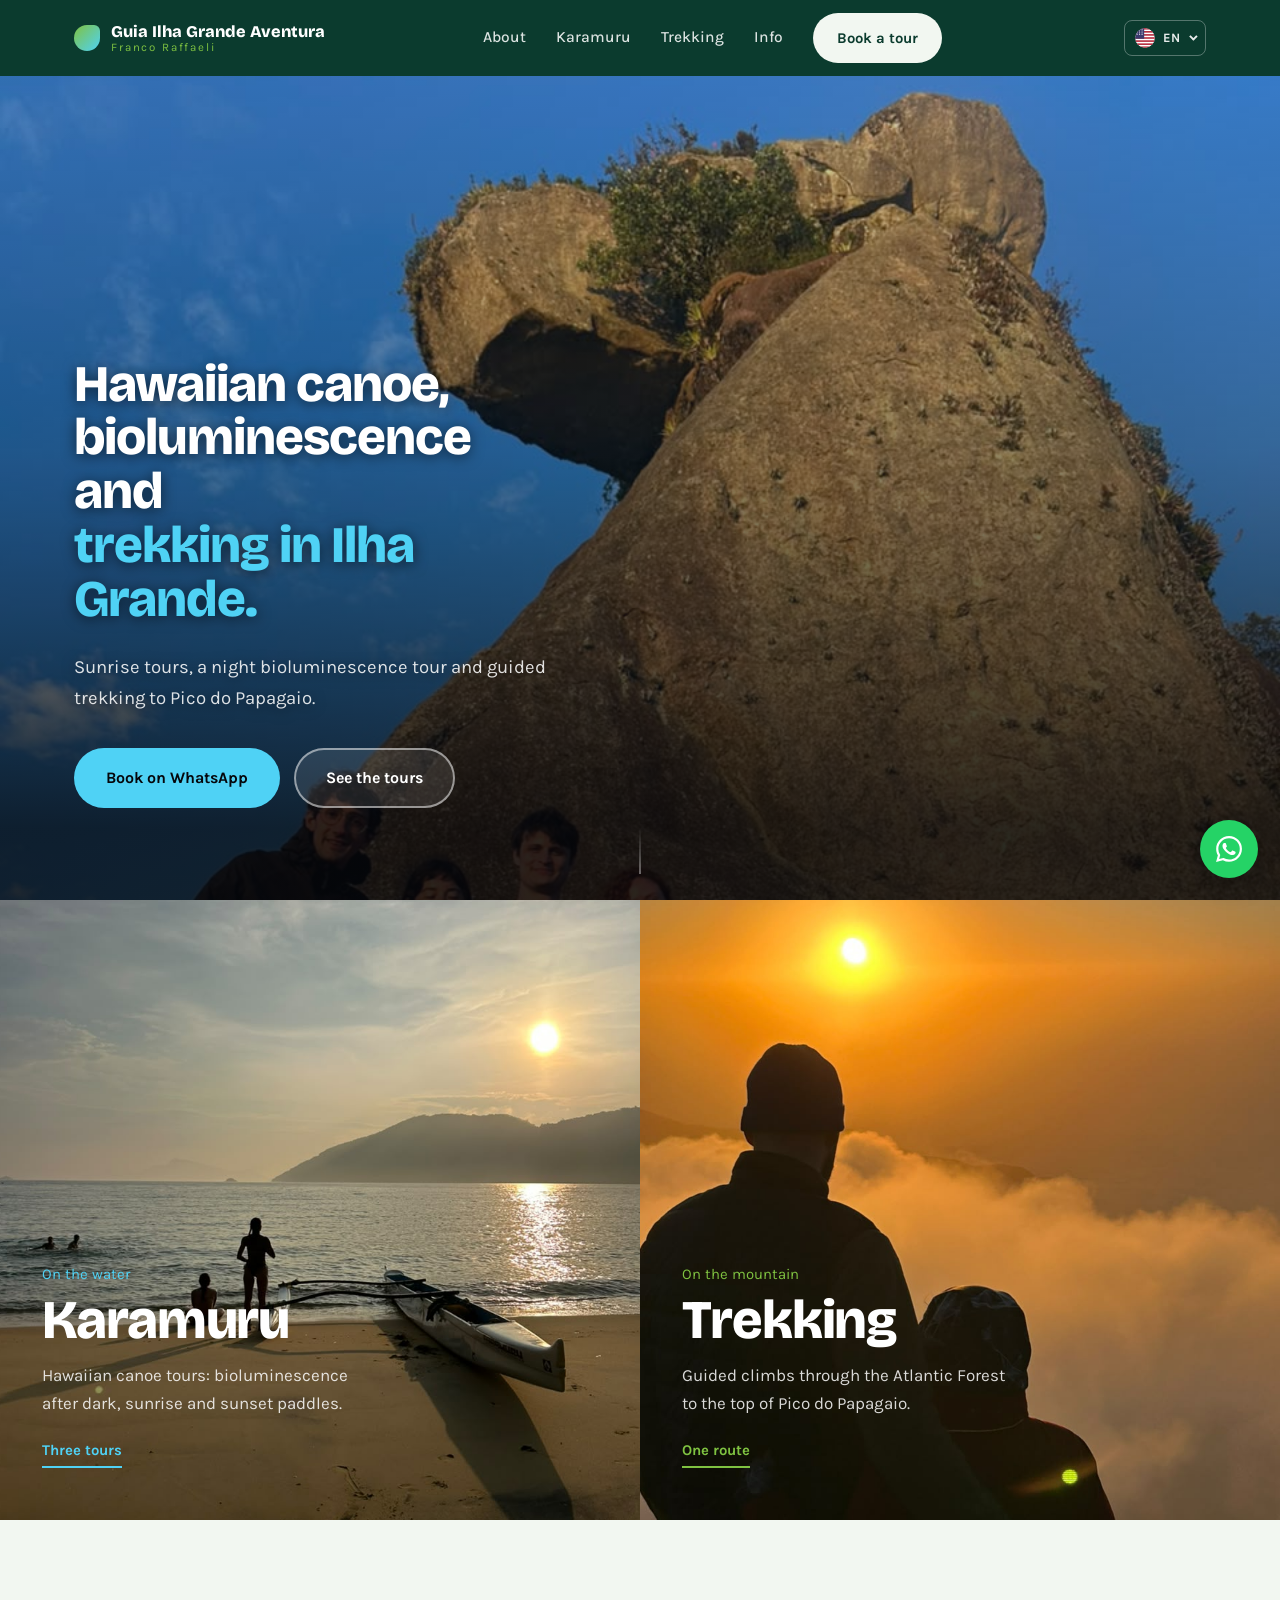
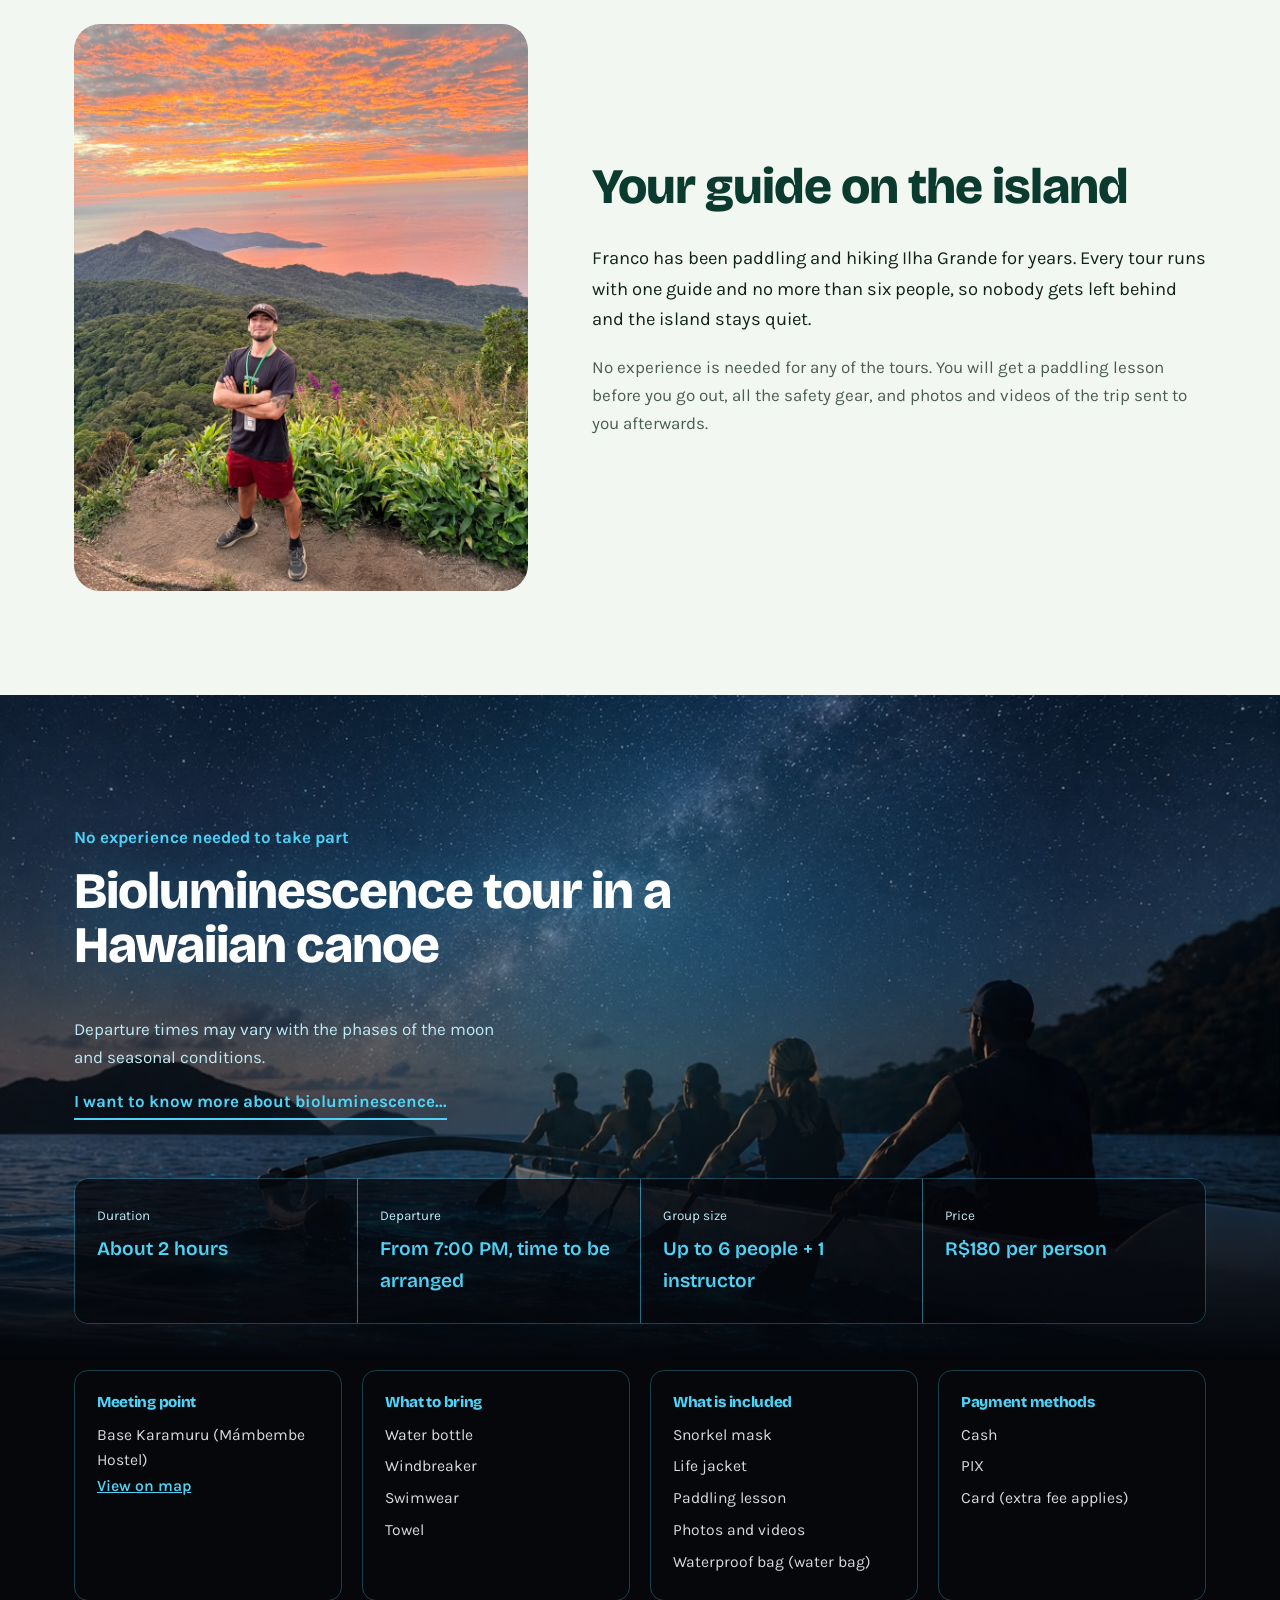
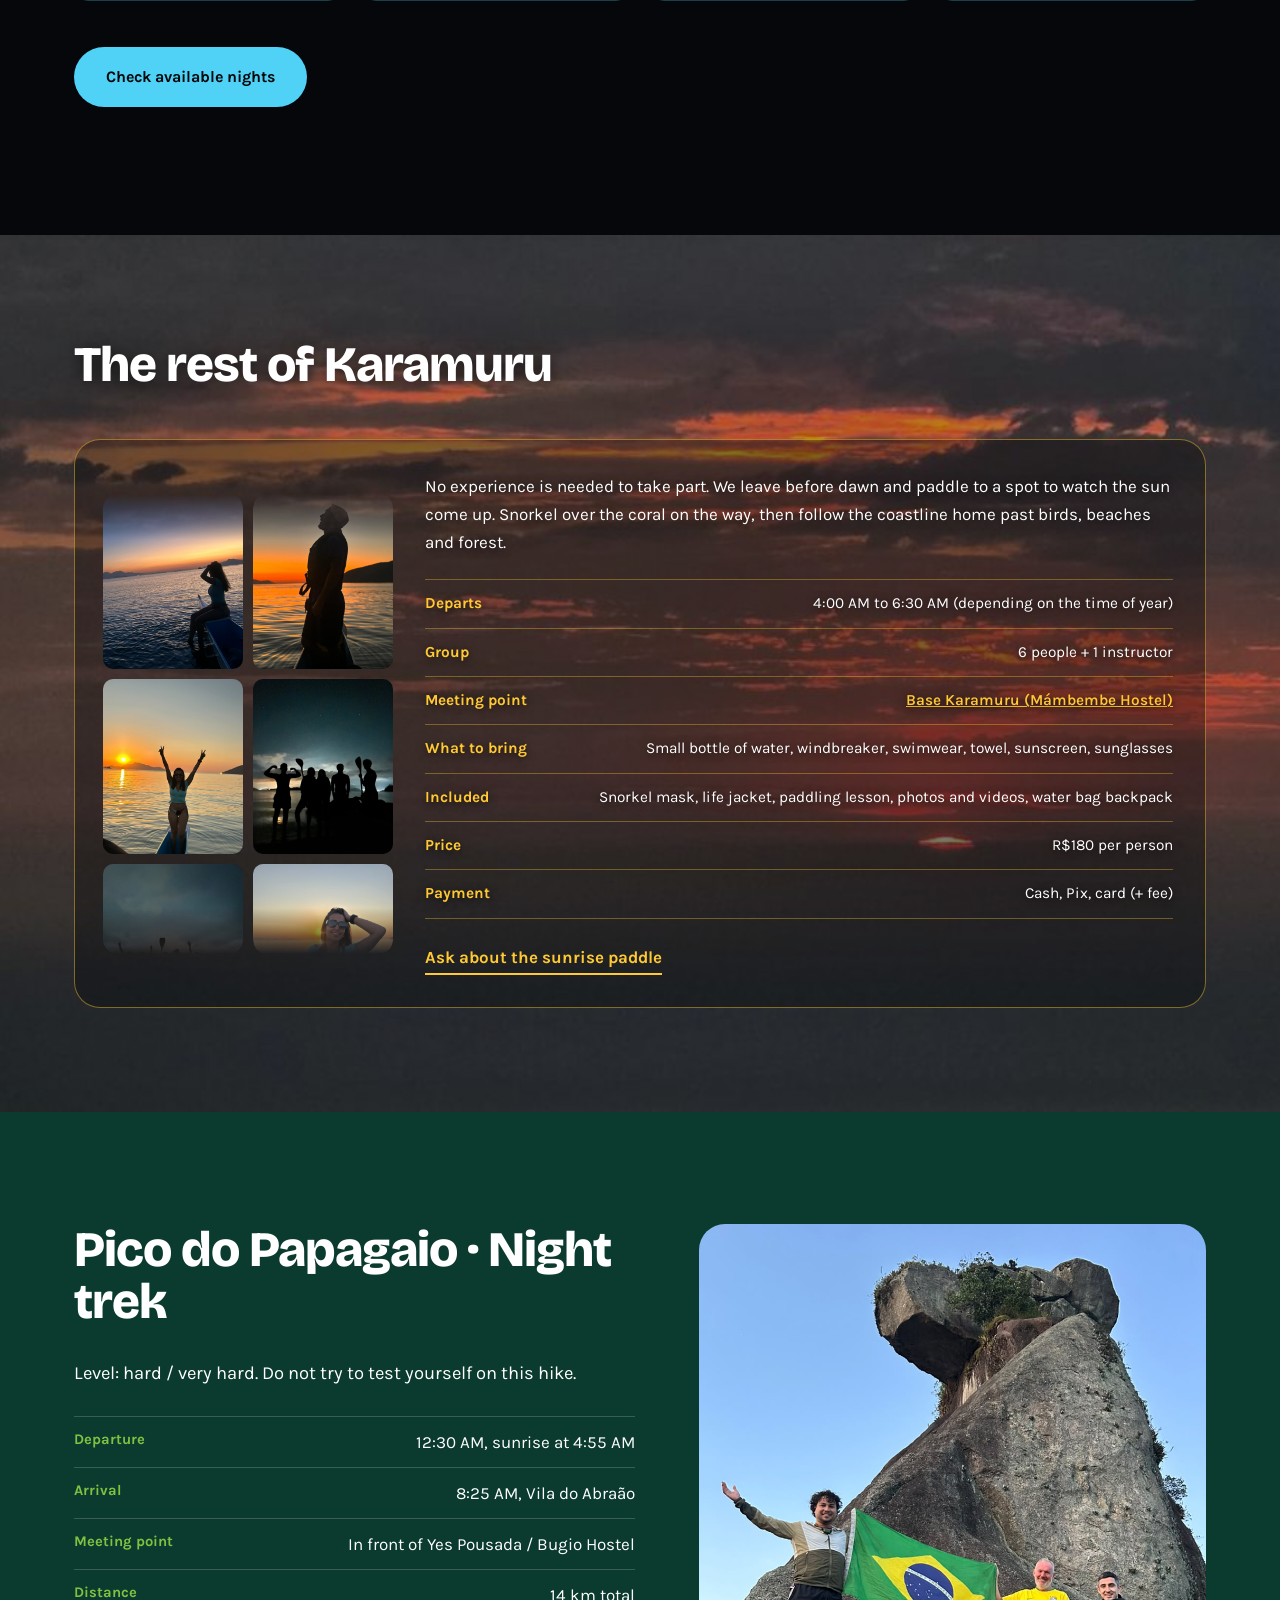
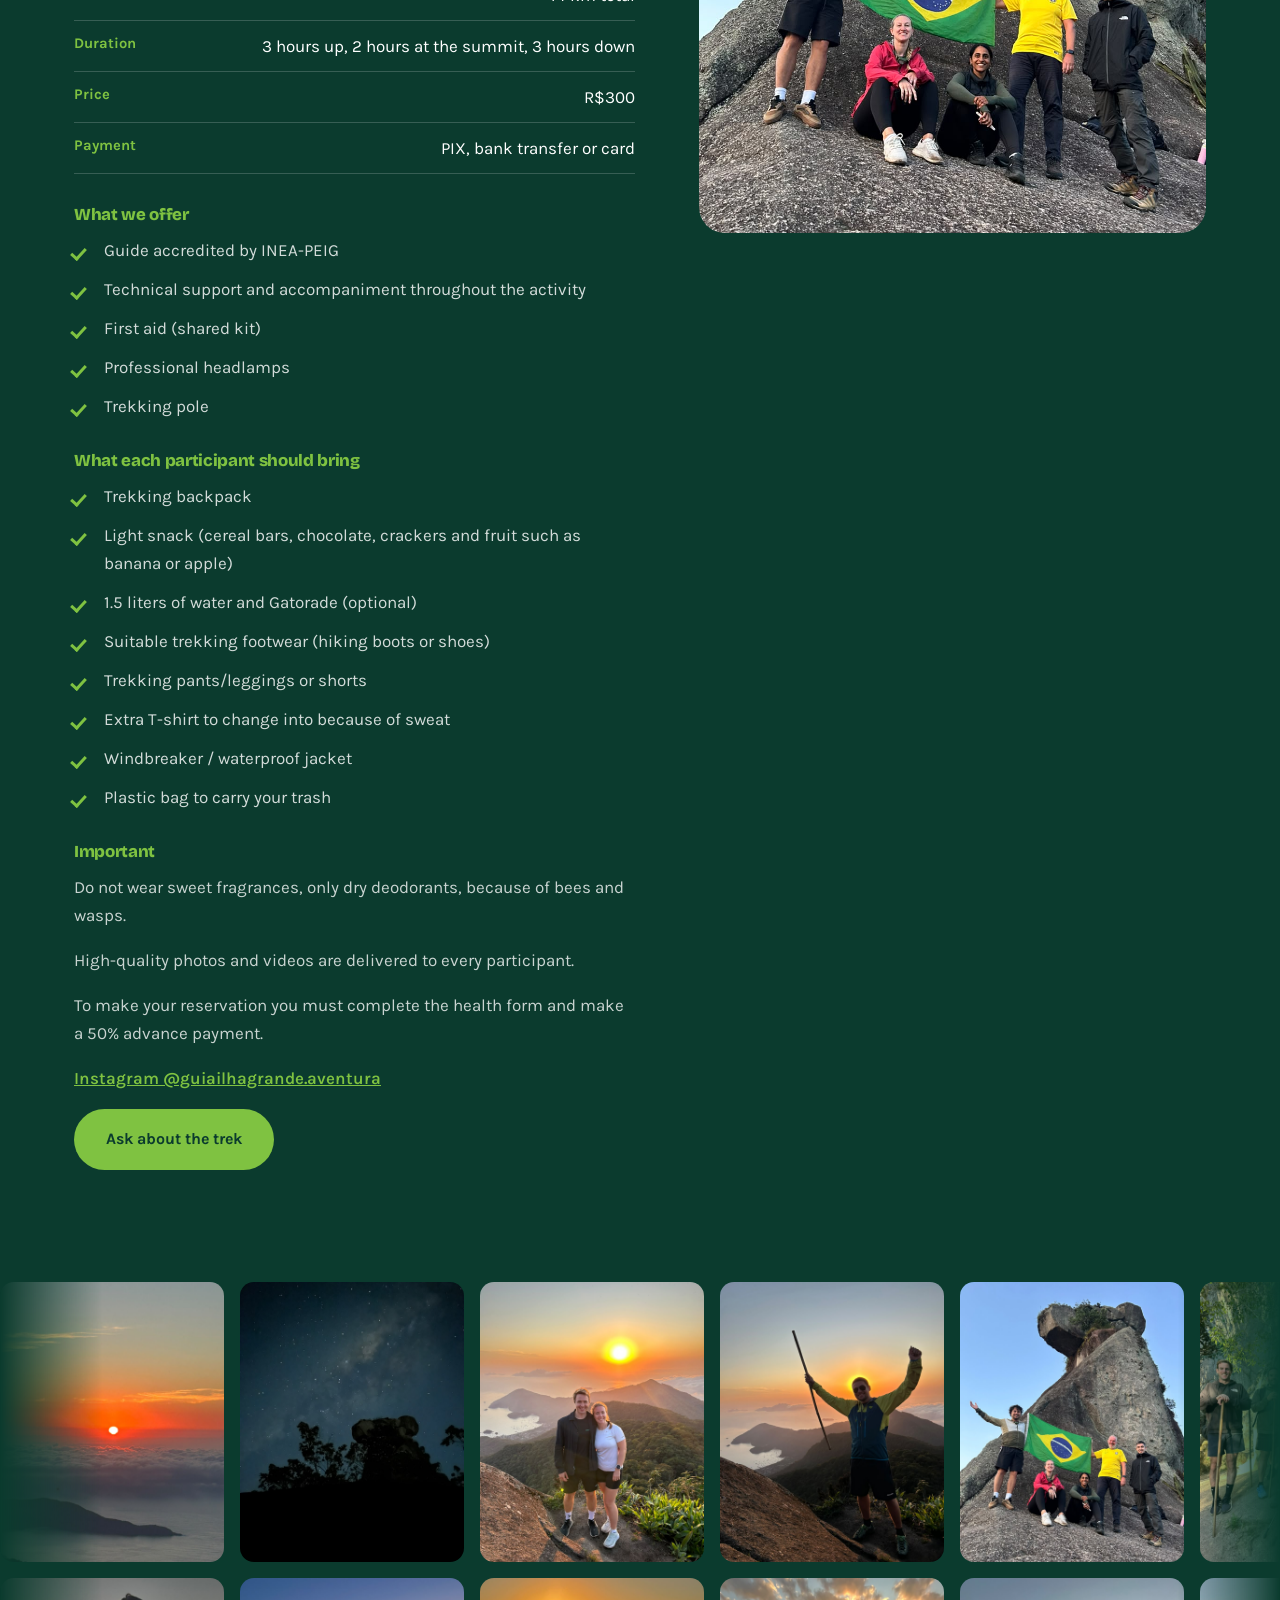
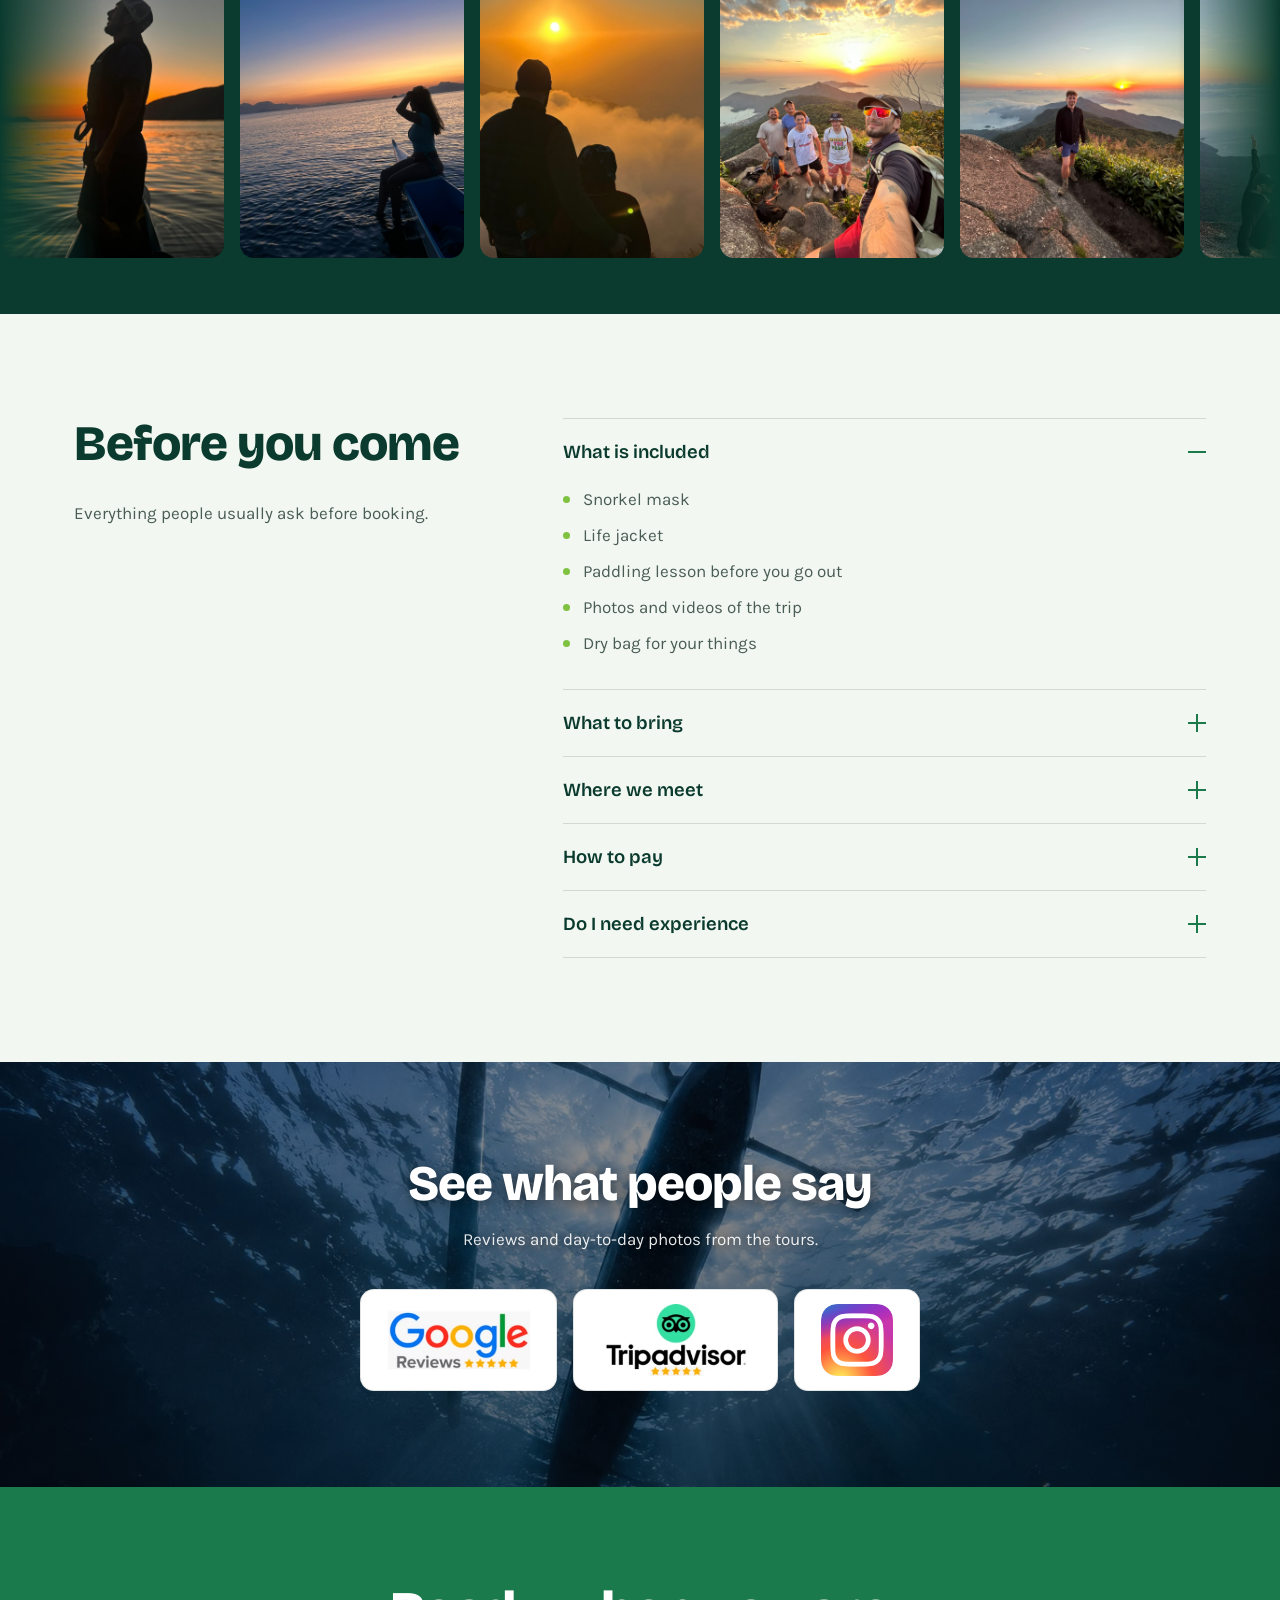
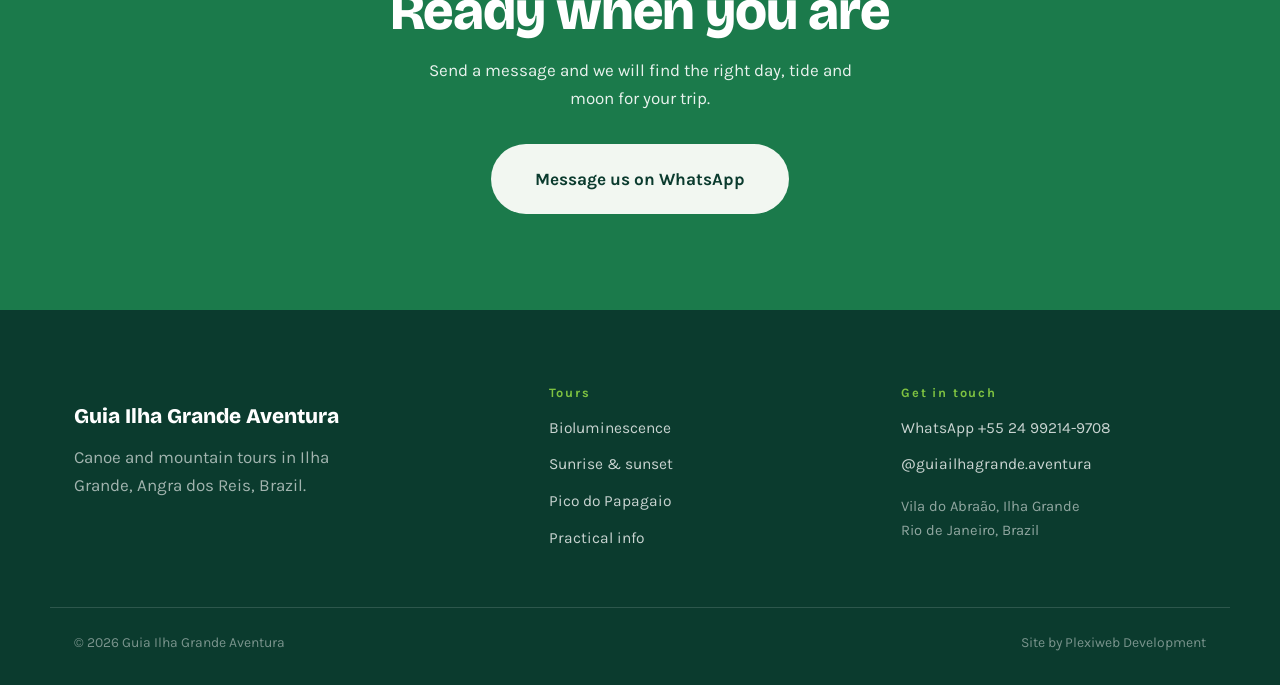
<file: index.html>
<!DOCTYPE html>
<html lang="en">
<head>
<meta charset="UTF-8">
<meta name="viewport" content="width=device-width, initial-scale=1.0">
<!-- Google Tag Manager -->
<script>(function(w,d,s,l,i){w[l]=w[l]||[];w[l].push({'gtm.start':
new Date().getTime(),event:'gtm.js'});var f=d.getElementsByTagName(s)[0],
j=d.createElement(s),dl=l!='dataLayer'?'&l='+l:'';j.async=true;j.src=
'https://www.googletagmanager.com/gtm.js?id='+i+dl;f.parentNode.insertBefore(j,f);
})(window,document,'script','dataLayer','GTM-53CX2RSF');</script>
<!-- End Google Tag Manager -->

<!-- ==========================================================================
     COMENTARIO REEMPLAZO · SEO
     Cambiá el título y la descripción si querés otro enfoque.
     La descripción es lo que Google muestra debajo del título.
     ========================================================================== -->
<title>Guide Ilha Grande Adventure | Bioluminescent canoe and mountain tours</title>
<meta name="description" content="Small-group Hawaiian canoe and trekking tours in Ilha Grande, Brazil. Bioluminescent night paddles, sunrise trips and guided climbs to Pico do Papagaio.">
<meta name="theme-color" content="#0B3B2E">

<!-- ==========================================================================
     COMENTARIO REEMPLAZO · VISTA PREVIA AL COMPARTIR EL LINK
     Cuando alguien pega el link en WhatsApp o Instagram, se muestra esta info.
     Reemplazá la URL de og:url y og:image por las definitivas cuando publiques.
     La imagen debe ser de 1200x630 píxeles.
     ========================================================================== -->
<meta property="og:type" content="website">
<meta property="og:title" content="Guide Ilha Grande Adventure" data-i18n-attr="content:meta.ogtitle">
<meta property="og:description" content="Bioluminescent night paddles, sunrise canoe trips and guided treks in Ilha Grande, Brazil." data-i18n-attr="content:meta.ogdesc">
<meta property="og:url" content="https://uziel44.github.io/ilhagrande/">
<meta property="og:image" content="https://uziel44.github.io/ilhagrande/img/share-preview.jpg">
<meta property="og:locale" content="en_US">
<meta name="twitter:card" content="summary_large_image">

<link rel="icon" href="img/favicon.png" type="image/png">
<link rel="canonical" href="https://uziel44.github.io/ilhagrande/">

<link rel="preconnect" href="https://fonts.googleapis.com">
<link rel="preconnect" href="https://fonts.gstatic.com" crossorigin>
<link href="https://fonts.googleapis.com/css2?family=Bricolage+Grotesque:opsz,wght@12..96,400;12..96,600;12..96,800&family=Karla:wght@400;500;700&display=swap" rel="stylesheet">

<link rel="stylesheet" href="index.css?v=68">
</head>

<body>
<!-- Google Tag Manager (noscript) -->
<noscript><iframe src="https://www.googletagmanager.com/ns.html?id=GTM-53CX2RSF"
height="0" width="0" style="display:none;visibility:hidden"></iframe></noscript>
<!-- End Google Tag Manager (noscript) -->

<a class="skip-link" href="#main" data-i18n="skip">Skip to content</a>

<!-- ==========================================================================
     SECCIÓN 01 · HEADER FIJO
     ========================================================================== -->
<header class="site-header" id="siteHeader">
  <div class="wrap header__inner">

    <!-- COMENTARIO REEMPLAZO: si tenés logo gráfico, poné <img src="img/logo.svg" alt="Guia Ilha Grande Aventura"> acá dentro del <a> -->
    <a class="brand" href="#home">
      <span class="brand__mark" aria-hidden="true"></span>
      <span class="brand__text">
        <span class="brand__line1">Guia Ilha Grande Aventura</span>
        <span class="brand__line2">Franco Raffaeli</span>
      </span>
    </a>

    <nav class="nav" id="navMenu" aria-label="Main">
      <a class="nav__link" href="#about" data-i18n="nav.about">About</a>
      <a class="nav__link" href="#karamuru">Karamuru</a>
      <a class="nav__link" href="#trekking">Trekking</a>
      <a class="nav__link" href="#info">Info</a>
      <!-- COMENTARIO REEMPLAZO: número de WhatsApp. Formato: 55 + código de área + número, sin espacios ni signos. -->
      <a data-wa-key="wa.book" class="btn btn--light nav__cta" href="https://wa.me/5524992149708?text=Hi%20Franco%2C%20I%20was%20looking%20at%20the%20website..." target="_blank" rel="noopener" data-i18n="nav.book">Book a tour</a>
    </nav>

    <div class="lang" role="group" aria-label="Language" data-i18n-attr="aria-label:aria.lang">
      <button class="lang__toggle" type="button" aria-haspopup="listbox" aria-expanded="false" aria-label="Language" data-i18n-attr="aria-label:aria.lang">
        <span class="lang__current" data-lang-current><img class="lang__flag" src="img/flags/us.svg" alt="" width="20" height="20"><span>EN</span></span>
      </button>
      <div class="lang__list" role="listbox">
        <button class="lang__btn" type="button" role="option" lang="en" data-lang="en" aria-label="English" aria-pressed="true"><img class="lang__flag" src="img/flags/us.svg" alt="" width="20" height="20"><span>EN</span></button>
        <button class="lang__btn" type="button" role="option" lang="es" data-lang="es" aria-label="Español" aria-pressed="false"><img class="lang__flag" src="img/flags/es.svg" alt="" width="20" height="20"><span>ES</span></button>
        <button class="lang__btn" type="button" role="option" lang="pt" data-lang="pt" aria-label="Português" aria-pressed="false"><img class="lang__flag" src="img/flags/br.svg" alt="" width="20" height="20"><span>PT</span></button>
      </div>
    </div>

    <button class="burger" id="burger" aria-label="Open menu" aria-expanded="false" aria-controls="navMenu" data-i18n-attr="aria-label:aria.menu">
      <span></span><span></span><span></span>
    </button>

  </div>
</header>

<main id="main">

<!-- ==========================================================================
     SECCIÓN 02 · HERO
     ========================================================================== -->
<section class="hero" id="home">
  <!-- COMENTARIO REEMPLAZO: foto de fondo del hero. Editá la ruta en index.css, en la regla .hero__media -->
  <div class="hero__media" role="img" aria-label="Bioluminescent water around a Hawaiian canoe at night in Ilha Grande" data-i18n-attr="aria-label:aria.hero"></div>

  <div class="wrap hero__content">
    <h1 class="hero__title">
      <span class="line" data-i18n="hero.l1">Hawaiian canoe,</span>
      <span class="line" data-i18n="hero.l2">bioluminescence and</span>
      <span class="line" data-i18n="hero.l3">trekking in Ilha Grande.</span>
    </h1>
    <p class="hero__text" data-i18n="hero.text">
      Sunrise tours, a night bioluminescence tour and guided trekking
      to Pico do Papagaio.
    </p>
    <div class="hero__actions">
      <a data-wa-key="wa.book" class="btn btn--glow" href="https://wa.me/5524992149708?text=Hi%20Franco%2C%20I%20was%20looking%20at%20the%20website..." target="_blank" rel="noopener" data-i18n="hero.cta1">Book on WhatsApp</a>
      <a class="btn btn--ghost" href="#experiences" data-i18n="hero.cta2">See the tours</a>
    </div>
  </div>

  <a class="hero__scroll" href="#about" aria-label="Scroll to content" data-i18n-attr="aria-label:aria.scroll">
    <span class="hero__scroll-line" aria-hidden="true"></span>
  </a>
</section>

<!-- ==========================================================================
     SECCIÓN 04 · LAS DOS UNIDADES (bisagra verde / celeste)
     ========================================================================== -->
<section class="split" id="experiences">
  <h2 class="visually-hidden" data-i18n="split.h">Our two kinds of tours</h2>

  <a class="split__half split__half--water" href="#karamuru">
    <!-- COMENTARIO REEMPLAZO: foto de canoa -->
    <video class="split__img" autoplay muted loop playsinline preload="metadata" poster="img/canoa3.jpeg" aria-hidden="true">
      <source src="img/canoa.mp4" type="video/mp4">
    </video>
    <div class="split__body">
      <p class="split__kicker" data-i18n="split.k1">On the water</p>
      <h3 class="split__title" data-i18n="split.title1">Karamuru</h3>
      <p class="split__text" data-i18n="split.t1">Hawaiian canoe tours: bioluminescence after dark, sunrise and sunset paddles.</p>
      <span class="split__cue" data-i18n="split.c1">Three tours</span>
    </div>
  </a>

  <a class="split__half split__half--forest" href="#trekking">
    <!-- COMENTARIO REEMPLAZO: foto de montaña o sendero -->
    <video class="split__img" autoplay muted loop playsinline preload="metadata" poster="09.jpeg" aria-hidden="true">
      <source src="img/trek.mp4" type="video/mp4">
    </video>
    <div class="split__body">
      <p class="split__kicker" data-i18n="split.k2">On the mountain</p>
      <h3 class="split__title" data-i18n="split.title2">Trekking</h3>
      <p class="split__text" data-i18n="split.t2">Guided climbs through the Atlantic Forest to the top of Pico do Papagaio.</p>
      <span class="split__cue" data-i18n="split.c2">One route</span>
    </div>
  </a>
</section>


<!-- ==========================================================================
     SECCIÓN 03 · ABOUT / EL GUÍA
     ========================================================================== -->
<section class="about" id="about">
  <div class="wrap about__grid">

    <figure class="about__photo">
      <!-- COMENTARIO REEMPLAZO: foto de Franco. Formato vertical funciona mejor. -->
      <img src="img/franco.jpeg" alt="Franco Raffaeli, local guide in Ilha Grande" width="720" height="900" loading="lazy" data-i18n-attr="alt:alt.franco">
    </figure>

    <div class="about__body">
      <h2 class="h2" data-i18n="about.h">Your guide on the island</h2>
      <p class="lead" data-i18n="about.lead">
        Franco has been paddling and hiking Ilha Grande for years. Every tour runs
        with one guide and no more than six people, so nobody gets left behind and
        the island stays quiet.
      </p>
      <p data-i18n="about.p">
        No experience is needed for any of the tours. You will get a paddling lesson
        before you go out, all the safety gear, and photos and videos of the trip
        sent to you afterwards.
      </p>
    </div>

  </div>
</section>





<!-- ==========================================================================
     SECCIÓN 05 · BIOLUMINISCENCIA · PRODUCTO ESTRELLA
     Zona celeste sobre negro. Es la sección más importante de la web.
     ========================================================================== -->
<section class="glow" id="bioluminescence">
  <div class="glow__aura" aria-hidden="true"></div>

  <div class="wrap glow__inner">
    <p class="glow__kicker" data-i18n="glow.k">No experience needed to take part</p>

    <h2 class="glow__title" data-i18n="glow.h">Bioluminescence tour in a Hawaiian canoe</h2>

    <div class="glow__cols">
      <div>
        <p class="glow__note" data-i18n="glow.note">
          Departure times may vary with the phases of the moon and seasonal conditions.
        </p>
        <button type="button" class="glow__more" data-open-dialog="glowDialog" data-i18n="glow.more">I want to know more about bioluminescence...</button>
      </div>
    </div>

    <dl class="facts">
      <div class="facts__item">
        <dt data-i18n="f.dur">Duration</dt>
        <dd data-i18n="f.dur.v">About 2 hours</dd>
      </div>
      <div class="facts__item">
        <dt data-i18n="f.dep">Departure</dt>
        <dd data-i18n="f.dep.v">From 7:00 PM, time to be arranged</dd>
      </div>
      <div class="facts__item">
        <dt data-i18n="f.grp">Group size</dt>
        <dd data-i18n="f.grp.v">Up to 6 people + 1 instructor</dd>
      </div>
      <!-- COMENTARIO REEMPLAZO: si no querés publicar el precio, cambiá "R$180" por "Ask us" -->
      <div class="facts__item">
        <dt data-i18n="f.price">Price</dt>
        <dd data-i18n="f.price.v">R$180 per person</dd>
      </div>
    </dl>

    <div class="glow__info">
      <div class="glow__card">
        <h3 data-i18n="g.meet.h">Meeting point</h3>
        <p>Base Karamuru (Mámbembe Hostel)<br><a href="https://maps.app.goo.gl/CwGMLt3do7X1GwkY7?g_st=iwb" target="_blank" rel="noopener" data-i18n="g.meet.map">View on map</a></p>
      </div>
      <div class="glow__card">
        <h3 data-i18n="g.bring.h">What to bring</h3>
        <ul>
          <li data-i18n="g.b1">Water bottle</li>
          <li data-i18n="g.b2">Windbreaker</li>
          <li data-i18n="g.b3">Swimwear</li>
          <li data-i18n="g.b4">Towel</li>
        </ul>
      </div>
      <div class="glow__card">
        <h3 data-i18n="g.inc.h">What is included</h3>
        <ul>
          <li data-i18n="g.i1">Snorkel mask</li>
          <li data-i18n="g.i2">Life jacket</li>
          <li data-i18n="g.i3">Paddling lesson</li>
          <li data-i18n="g.i4">Photos and videos</li>
          <li data-i18n="g.i5">Waterproof bag (water bag)</li>
        </ul>
      </div>
      <div class="glow__card">
        <h3 data-i18n="g.pay.h">Payment methods</h3>
        <ul>
          <li data-i18n="g.p1">Cash</li>
          <li data-i18n="g.p2">PIX</li>
          <li data-i18n="g.p3">Card (extra fee applies)</li>
        </ul>
      </div>
    </div>

    <a data-wa-key="wa.glow" class="btn btn--glow" href="https://wa.me/5524992149708?text=Hi%2C%20I%20saw%20the%20bioluminescence%20canoe%20tour%20on%20the%20website%20and%20I%20am%20interested." target="_blank" rel="noopener" data-i18n="glow.cta">Check available nights</a>
  </div>
</section>

<dialog class="glow-dialog" id="glowDialog" aria-labelledby="glowDialogTitle">
  <h3 id="glowDialogTitle" data-i18n="glow.dlg.h">What is bioluminescence?</h3>
  <p data-i18n="glow.dlg.p1">It is light produced by living things. In the sea, it is mostly made by plankton microorganisms (dinoflagellates) through a chemical reaction inside their bodies: a molecule called luciferin reacts with oxygen and an enzyme, luciferase, and releases energy as blue light.</p>
  <p data-i18n="glow.dlg.p2">How does it work? These organisms glow when the water moves: a paddle stroke, a hand, a wave. The movement stimulates them and they flash briefly. It is a defence mechanism: the light startles small predators or gives away whatever is attacking them. That is why, as we paddle, every stroke leaves a trail of light.</p>
  <p data-i18n="glow.dlg.p3">How much you see depends on nature: darker nights (little moon), calm seas and the amount of plankton in the water change with the time of year and sea conditions. That is why we adjust departure times to the moon and the season.</p>
  <button type="button" class="btn btn--glow glow-dialog__close" data-close-dialog data-i18n="glow.dlg.close">Close</button>
</dialog>



<!-- ==========================================================================
     SECCIÓN 06 · KARAMURU · AMANECER Y ATARDECER
     ========================================================================== -->
<section class="tours" id="karamuru">
  <div class="wrap">
    <div class="section-head">
      <h2 class="h2" data-i18n="tours.h">The rest of Karamuru</h2>
    </div>

    <div class="tours__grid">

      <article class="tour">
        <!-- Carrusel vertical de 2 columnas en sentidos contrarios (como el de trekking pero vertical); las fotos se repiten para que el bucle no tenga salto. CSS puro, ver .tour__slides en index.css -->
        <div class="tour__img tour__slides" role="img" aria-label="Sunrise from a Hawaiian canoe in Ilha Grande" data-i18n-attr="aria-label:alt.sunrise">
            <div class="tour__col"><div class="tour__track">
              <img src="11.jpeg" alt="" width="480" height="600" loading="lazy">
              <img src="01.jpeg" alt="" width="480" height="600" loading="lazy">
              <img src="img/canoas.jpeg" alt="" width="480" height="600" loading="lazy">
              <img src="11.jpeg" alt="" width="480" height="600" loading="lazy">
              <img src="01.jpeg" alt="" width="480" height="600" loading="lazy">
              <img src="img/canoas.jpeg" alt="" width="480" height="600" loading="lazy">
            </div></div>
            <div class="tour__col"><div class="tour__track tour__track--down">
              <img src="13.jpeg" alt="" width="480" height="600" loading="lazy">
              <img src="img/mobile.jpeg" alt="" width="480" height="600" loading="lazy">
              <img src="02.jpeg" alt="" width="480" height="600" loading="lazy">
              <img src="13.jpeg" alt="" width="480" height="600" loading="lazy">
              <img src="img/mobile.jpeg" alt="" width="480" height="600" loading="lazy">
              <img src="02.jpeg" alt="" width="480" height="600" loading="lazy">
            </div></div>
        </div>
        <div class="tour__body">
          <p class="tour__text" data-i18n="sr.t">
            No experience is needed to take part. We leave before dawn and paddle to a spot to watch the sun come up.
            Snorkel over the coral on the way, then follow the coastline home
            past birds, beaches and forest.
          </p>
          <ul class="tour__meta">
            <li data-i18n="sr.m1"><span>Departs</span> 4:00 AM to 6:30 AM (depending on the time of year)</li>
            <li data-i18n="sr.m2"><span>Group</span> 6 people + 1 instructor</li>
            <li><span data-i18n="sr.m4">Meeting point</span> <a href="https://maps.app.goo.gl/CwGMLt3do7X1GwkY7?g_st=iwb" target="_blank" rel="noopener">Base Karamuru (Mámbembe Hostel)</a></li>
            <li data-i18n="sr.m5"><span>What to bring</span> Small bottle of water, windbreaker, swimwear, towel, sunscreen, sunglasses</li>
            <li data-i18n="sr.m6"><span>Included</span> Snorkel mask, life jacket, paddling lesson, photos and videos, water bag backpack</li>
            <li data-i18n="sr.m3"><span>Price</span> R$180 per person</li>
            <li data-i18n="sr.m7"><span>Payment</span> Cash, Pix, card (+ fee)</li>
          </ul>
          <a data-wa-key="wa.sunrise" class="link-cta" href="https://wa.me/5524992149708?text=Hi%2C%20I%20saw%20the%20sunrise%20canoe%20tour%20on%20the%20website%20and%20I%20am%20interested." target="_blank" rel="noopener" data-i18n="sr.cta">Ask about the sunrise paddle</a>
        </div>
      </article>


    </div>
  </div>
</section>


<!-- ==========================================================================
     SECCIÓN 07 · TREKKING · PICO DO PAPAGAIO
     ========================================================================== -->
<section class="trek" id="trekking">
  <div class="wrap trek__grid">

    <div class="trek__body">
      <h2 class="h2 h2--light" data-i18n="trek.h">Pico do Papagaio · Night trek</h2>
      <p class="lead" data-i18n="trek.lead">Level: hard / very hard. Do not try to test yourself on this hike.</p>

      <dl class="trek__meta">
        <div><dt data-i18n="tk.dep">Departure</dt><dd data-i18n="tk.dep.v">12:30 AM, sunrise at 4:55 AM</dd></div>
        <div><dt data-i18n="tk.arr">Arrival</dt><dd data-i18n="tk.arr.v">8:25 AM, Vila do Abraão</dd></div>
        <div><dt data-i18n="tk.meet">Meeting point</dt><dd data-i18n="tk.meet.v">In front of Yes Pousada / Bugio Hostel</dd></div>
        <div><dt data-i18n="tk.dist">Distance</dt><dd data-i18n="tk.dist.v">14 km total</dd></div>
        <div><dt data-i18n="tk.dur">Duration</dt><dd data-i18n="tk.dur.v">3 hours up, 2 hours at the summit, 3 hours down</dd></div>
        <div><dt data-i18n="tk.price">Price</dt><dd data-i18n="tk.price.v">R$300</dd></div>
        <div><dt data-i18n="tk.pay">Payment</dt><dd data-i18n="tk.pay.v">PIX, bank transfer or card</dd></div>
      </dl>

      <h3 class="trek__h" data-i18n="tk.off.h">What we offer</h3>
      <ul class="ticks ticks--light">
          <li data-i18n="tk.o1">Guide accredited by INEA-PEIG</li>
          <li data-i18n="tk.o2">Technical support and accompaniment throughout the activity</li>
          <li data-i18n="tk.o3">First aid (shared kit)</li>
          <li data-i18n="tk.o4">Professional headlamps</li>
          <li data-i18n="tk.o5">Trekking pole</li>
      </ul>

      <h3 class="trek__h" data-i18n="tk.bring.h">What each participant should bring</h3>
      <ul class="ticks ticks--light">
          <li data-i18n="tk.b1">Trekking backpack</li>
          <li data-i18n="tk.b2">Light snack (cereal bars, chocolate, crackers and fruit such as banana or apple)</li>
          <li data-i18n="tk.b3">1.5 liters of water and Gatorade (optional)</li>
          <li data-i18n="tk.b4">Suitable trekking footwear (hiking boots or shoes)</li>
          <li data-i18n="tk.b5">Trekking pants/leggings or shorts</li>
          <li data-i18n="tk.b6">Extra T-shirt to change into because of sweat</li>
          <li data-i18n="tk.b7">Windbreaker / waterproof jacket</li>
          <li data-i18n="tk.b8">Plastic bag to carry your trash</li>
      </ul>

      <h3 class="trek__h" data-i18n="tk.imp.h">Important</h3>
      <p data-i18n="tk.imp">Do not wear sweet fragrances, only dry deodorants, because of bees and wasps.</p>
      <p data-i18n="trek.p">High-quality photos and videos are delivered to every participant.</p>
      <p data-i18n="tk.book">To make your reservation you must complete the health form and make a 50% advance payment.</p>
      <p><a href="https://www.instagram.com/guiailhagrande.aventura/" target="_blank" rel="noopener">Instagram @guiailhagrande.aventura</a></p>

      <a data-wa-key="wa.trek" class="btn btn--frond" href="https://wa.me/5524992149708?text=Hi%2C%20I%20saw%20the%20Pico%20do%20Papagaio%20trek%20on%20the%20website%20and%20I%20am%20interested." target="_blank" rel="noopener" data-i18n="trek.cta">Ask about the trek</a>
    </div>

    <figure class="trek__photo">
      <!-- COMENTARIO REEMPLAZO: foto de la cima o del sendero -->
      <video src="img/hero-mobile.mp4" poster="06.jpeg" autoplay muted loop playsinline preload="metadata" aria-hidden="true"></video>
    </figure>

  </div>
</section>


<!-- ==========================================================================
     CARRUSEL HORIZONTAL 2 · al final de Trekking (fondo verde)
     ========================================================================== -->
<section class="hcar hcar--forest">
  <div class="hcar__grid">
      <div class="hcar__col" aria-hidden="true">
        <div class="hcar__track">
        <img src="14.jpeg" alt="" loading="lazy" decoding="async">
        <img src="12.jpeg" alt="" loading="lazy" decoding="async">
        <img src="10.jpeg" alt="" loading="lazy" decoding="async">
        <img src="08.jpeg" alt="" loading="lazy" decoding="async">
        <img src="06.jpeg" alt="" loading="lazy" decoding="async">
        <img src="04.jpeg" alt="" loading="lazy" decoding="async">
        <img src="02.jpeg" alt="" loading="lazy" decoding="async">
        <img src="14.jpeg" alt="" loading="lazy" decoding="async">
        <img src="12.jpeg" alt="" loading="lazy" decoding="async">
        <img src="10.jpeg" alt="" loading="lazy" decoding="async">
        <img src="08.jpeg" alt="" loading="lazy" decoding="async">
        <img src="06.jpeg" alt="" loading="lazy" decoding="async">
        <img src="04.jpeg" alt="" loading="lazy" decoding="async">
        <img src="02.jpeg" alt="" loading="lazy" decoding="async">
        </div>
      </div>
      <div class="hcar__col" aria-hidden="true">
        <div class="hcar__track hcar__track--down">
        <img src="13.jpeg" alt="" loading="lazy" decoding="async">
        <img src="11.jpeg" alt="" loading="lazy" decoding="async">
        <img src="09.jpeg" alt="" loading="lazy" decoding="async">
        <img src="07.jpeg" alt="" loading="lazy" decoding="async">
        <img src="05.jpeg" alt="" loading="lazy" decoding="async">
        <img src="03.jpeg" alt="" loading="lazy" decoding="async">
        <img src="01.jpeg" alt="" loading="lazy" decoding="async">
        <img src="13.jpeg" alt="" loading="lazy" decoding="async">
        <img src="11.jpeg" alt="" loading="lazy" decoding="async">
        <img src="09.jpeg" alt="" loading="lazy" decoding="async">
        <img src="07.jpeg" alt="" loading="lazy" decoding="async">
        <img src="05.jpeg" alt="" loading="lazy" decoding="async">
        <img src="03.jpeg" alt="" loading="lazy" decoding="async">
        <img src="01.jpeg" alt="" loading="lazy" decoding="async">
        </div>
      </div>
  </div>
</section>

<!-- ==========================================================================
     SECCIÓN 08 · PRACTICAL INFO · ACORDEÓN
     ========================================================================== -->
<section class="info" id="info">
  <div class="wrap info__grid">

    <div class="info__intro">
      <h2 class="h2" data-i18n="info.h">Before you come</h2>
      <p data-i18n="info.p">Everything people usually ask before booking.</p>
    </div>

    <div class="accordion" id="accordion">

      <div class="acc">
        <button class="acc__head" type="button" aria-expanded="true" data-acc="a1">
          <span data-i18n="a1.h">What is included</span>
          <span class="acc__icon" aria-hidden="true"></span>
        </button>
        <div class="acc__panel" id="a1">
          <div class="acc__inner">
            <ul>
              <li data-i18n="a1.1">Snorkel mask</li>
              <li data-i18n="a1.2">Life jacket</li>
              <li data-i18n="a1.3">Paddling lesson before you go out</li>
              <li data-i18n="a1.4">Photos and videos of the trip</li>
              <li data-i18n="a1.5">Dry bag for your things</li>
            </ul>
          </div>
        </div>
      </div>

      <div class="acc">
        <button class="acc__head" type="button" aria-expanded="false" data-acc="a2">
          <span data-i18n="a2.h">What to bring</span>
          <span class="acc__icon" aria-hidden="true"></span>
        </button>
        <div class="acc__panel" id="a2">
          <div class="acc__inner">
            <p data-i18n="a2.1">A small bottle of water, a windbreaker, swimwear and a towel.</p>
            <p data-i18n="a2.2">For the sunrise paddle, bring sunscreen as well.</p>
          </div>
        </div>
      </div>

      <div class="acc">
        <button class="acc__head" type="button" aria-expanded="false" data-acc="a3">
          <span data-i18n="a3.h">Where we meet</span>
          <span class="acc__icon" aria-hidden="true"></span>
        </button>
        <div class="acc__panel" id="a3">
          <div class="acc__inner">
            <p data-i18n="a3.1">Base Karamuru (Mámbembe Hostel), Vila do Abraão, Ilha Grande.</p>
            <p><a class="link-cta" href="https://maps.app.goo.gl/CwGMLt3do7X1GwkY7?g_st=iwb" target="_blank" rel="noopener" data-i18n="a3.2">Open the meeting point in Google Maps</a></p>
          </div>
        </div>
      </div>

      <div class="acc">
        <button class="acc__head" type="button" aria-expanded="false" data-acc="a4">
          <span data-i18n="a4.h">How to pay</span>
          <span class="acc__icon" aria-hidden="true"></span>
        </button>
        <div class="acc__panel" id="a4">
          <div class="acc__inner">
            <p data-i18n="a4.1">Cash, Pix, or card with a small processing fee.</p>
            <p data-i18n="a4.2">You pay on the day, at the meeting point.</p>
          </div>
        </div>
      </div>

      <div class="acc">
        <button class="acc__head" type="button" aria-expanded="false" data-acc="a5">
          <span data-i18n="a5.h">Do I need experience</span>
          <span class="acc__icon" aria-hidden="true"></span>
        </button>
        <div class="acc__panel" id="a5">
          <div class="acc__inner">
            <p data-i18n="a5.1">No. None of the tours need previous experience.</p>
            <p data-i18n="a5.2">Every canoe trip starts with a paddling lesson, and the guide is with the group the whole time.</p>
          </div>
        </div>
      </div>

    </div>
  </div>
</section>


<!-- ==========================================================================
     SECCIÓN 10 · CONFIANZA
     Muestra dónde se puede verificar la operación. Sin testimonios inventados.

     COMENTARIO REEMPLAZO: cuando tengas 3 reseñas REALES de clientes,
     descomentá el bloque de testimonios que está más abajo y completalo.
     ========================================================================== -->
<section class="trust">
  <div class="wrap">
    <h2 class="h2 trust__title" data-i18n="trust.h">See what people say</h2>
    <p class="trust__text" data-i18n="trust.p">Reviews and day-to-day photos from the tours.</p>

    <div class="trust__links">
      <a class="trust__logo" href="https://maps.app.goo.gl/CwGMLt3do7X1GwkY7?g_st=iwb" target="_blank" rel="noopener">
        <img src="img/google.avif" alt="Google Reviews" height="90" loading="lazy">
      </a>
      <a class="trust__logo" href="https://www.tripadvisor.com.br/Attraction_Review-g303497-d1752263-Reviews-Pico_do_Papagaio-Ilha_Grande_Angra_Dos_Reis_State_of_Rio_de_Janeiro.html" target="_blank" rel="noopener">
        <img src="img/trip.avif" alt="Tripadvisor" height="90" loading="lazy">
      </a>
      <a class="trust__logo" href="https://www.instagram.com/karamuru.ig" target="_blank" rel="noopener">
        <img src="img/insta.png" alt="Instagram @karamuru.ig" height="90" loading="lazy">
      </a>
    </div>

    <!--
    BLOQUE DE TESTIMONIOS · DESCOMENTAR CUANDO TENGAS RESEÑAS REALES
    <div class="quotes">
      <blockquote class="quote">
        <p>Texto real de la reseña.</p>
        <cite>Nombre, País</cite>
      </blockquote>
      <blockquote class="quote">
        <p>Texto real de la reseña.</p>
        <cite>Nombre, País</cite>
      </blockquote>
      <blockquote class="quote">
        <p>Texto real de la reseña.</p>
        <cite>Nombre, País</cite>
      </blockquote>
    </div>
    -->
  </div>
</section>


<!-- ==========================================================================
     SECCIÓN 11 · CTA FINAL
     ========================================================================== -->
<section class="cta" id="book">
  <div class="wrap cta__inner">
    <h2 class="cta__title" data-i18n="cta.h">Ready when you are</h2>
    <p class="cta__text" data-i18n="cta.t">
      Send a message and we will find the right day, tide and moon for your trip.
    </p>
    <a data-wa-key="wa.book" class="btn btn--light btn--big" href="https://wa.me/5524992149708?text=Hi%20Franco%2C%20I%20was%20looking%20at%20the%20website..." target="_blank" rel="noopener" data-i18n="cta.b">Message us on WhatsApp</a>
  </div>
</section>

</main>


<!-- ==========================================================================
     SECCIÓN 12 · FOOTER
     ========================================================================== -->
<footer class="site-footer">
  <div class="wrap footer__grid">

    <div class="footer__brand">
      <span class="brand__mark" aria-hidden="true"></span>
      <p class="footer__name">Guia Ilha Grande Aventura</p>
      <p class="footer__blurb" data-i18n="foot.blurb">
        Canoe and mountain tours in Ilha Grande, Angra dos Reis, Brazil.
      </p>
    </div>

    <nav class="footer__col" aria-label="Footer">
      <h3 class="footer__head" data-i18n="foot.tours">Tours</h3>
      <a href="#bioluminescence" data-i18n="foot.l1">Bioluminescence</a>
      <a href="#karamuru" data-i18n="foot.l2">Sunrise &amp; sunset</a>
      <a href="#trekking">Pico do Papagaio</a>
      <a href="#info" data-i18n="foot.l4">Practical info</a>
    </nav>

    <div class="footer__col">
      <h3 class="footer__head" data-i18n="foot.touch">Get in touch</h3>
      <!-- COMENTARIO REEMPLAZO: número de WhatsApp definitivo en el href y en el texto -->
      <a data-wa-key="wa.book" href="https://wa.me/5524992149708?text=Hi%20Franco%2C%20I%20was%20looking%20at%20the%20website..." target="_blank" rel="noopener">WhatsApp +55 24 99214-9708</a>
      <a href="https://www.instagram.com/guiailhagrande.aventura" target="_blank" rel="noopener">@guiailhagrande.aventura</a>
      <p class="footer__plain" data-i18n="foot.addr">Vila do Abraão, Ilha Grande<br>Rio de Janeiro, Brazil</p>
    </div>

  </div>

  <div class="wrap footer__base">
    <p>&copy; <span id="year">2026</span> Guia Ilha Grande Aventura</p>
    <p data-i18n="foot.site">Site by Plexiweb Development</p>
  </div>
</footer>


<!-- Botón flotante de WhatsApp -->
<a data-wa-key="wa.book" class="wa" href="https://wa.me/5524992149708?text=Hi%20Franco%2C%20I%20was%20looking%20at%20the%20website..." target="_blank" rel="noopener" aria-label="Message us on WhatsApp" data-i18n-attr="aria-label:aria.wa">
  <svg viewBox="0 0 24 24" width="26" height="26" fill="currentColor" aria-hidden="true">
    <path d="M17.472 14.382c-.297-.149-1.758-.867-2.03-.967-.273-.099-.471-.148-.67.15-.197.297-.767.966-.94 1.164-.173.199-.347.223-.644.075-.297-.15-1.255-.463-2.39-1.475-.883-.788-1.48-1.761-1.653-2.059-.173-.297-.018-.458.13-.606.134-.133.298-.347.446-.52.149-.174.198-.298.298-.497.099-.198.05-.371-.025-.52-.075-.149-.669-1.612-.916-2.207-.242-.579-.487-.5-.669-.51-.173-.008-.371-.01-.57-.01-.198 0-.52.074-.792.372-.272.297-1.04 1.016-1.04 2.479 0 1.462 1.065 2.875 1.213 3.074.149.198 2.096 3.2 5.077 4.487.709.306 1.262.489 1.694.625.712.227 1.36.195 1.871.118.571-.085 1.758-.719 2.006-1.413.248-.694.248-1.289.173-1.413-.074-.124-.272-.198-.57-.347M12.05 21.785h-.004a9.87 9.87 0 01-5.031-1.378l-.361-.214-3.741.982.998-3.648-.235-.374a9.86 9.86 0 01-1.51-5.26c.001-5.45 4.436-9.884 9.888-9.884 2.64 0 5.122 1.03 6.988 2.898a9.825 9.825 0 012.893 6.994c-.003 5.45-4.437 9.884-9.885 9.884m8.413-18.297A11.815 11.815 0 0012.05 0C5.495 0 .16 5.335.157 11.892c0 2.096.547 4.142 1.588 5.945L.057 24l6.305-1.654a11.882 11.882 0 005.683 1.448h.005c6.554 0 11.89-5.335 11.893-11.893a11.821 11.821 0 00-3.48-8.413z"/>
  </svg>
</a>

<script src="i18n.js?v=40"></script>
<script src="index.js?v=9" defer></script>
</body>
</html>
</file>
<file: index.css>
/* ==========================================================================
   GUIA ILHA GRANDE AVENTURA
   Hoja de estilos única.

   ORGANIZACIÓN DEL ARCHIVO
   1.  Variables (las dos paletas)
   2.  Reset y base
   3.  Utilidades y componentes compartidos
   4.  Header y navegación
   5.  Hero
   6.  About
   7.  Split (las dos unidades)
   8.  Bioluminiscencia  ← zona celeste sobre negro
   9.  Tours de canoa    ← zona celeste
   10. Trekking          ← zona verde
   11. Info / acordeón
   12. Galería
   13. Confianza
   14. CTA final
   15. Footer y botón flotante
   16. Responsive
   ========================================================================== */


/* ==========================================================================
   1. VARIABLES
   COMENTARIO REEMPLAZO: acá cambiás TODOS los colores de la web de una vez.
   ========================================================================== */
:root {

  /* --- ZONA A · Verde selva. Marca general y trekking --- */
  --forest:  #0B3B2E;   /* verde profundo, fondos plenos */
  --jungle:  #1B7A4B;   /* verde tropical, botones y enlaces */
  --frond:   #7FC241;   /* verde fresco, acentos */
  --mist:    #F2F7F1;   /* fondo claro con tinte verde */
  --paper:   #F2F7F1;
  --ink:     #10231C;   /* texto principal */
  --ink-soft:#4A5D55;   /* texto secundario */

  /* --- ZONA B · Karamuru. Celeste, blanco y negro --- */
  --abyss:   #05070B;   /* negro de la noche */
  --glow:    #4FD2F5;   /* celeste brillante */
  --shallow: #BEE9F7;   /* celeste claro para textos */
  --deep-sea:#0A1A24;   /* azul casi negro, fondos secundarios */

  /* --- Medidas --- */
  --wrap: 1180px;
  --pad: 24px;
  --radius: 14px;
  --radius-lg: 26px;

  /* --- Tipografía --- */
  --display: "Bricolage Grotesque", Georgia, serif;
  --body: "Karla", system-ui, -apple-system, sans-serif;
}


/* ==========================================================================
   2. RESET Y BASE
   ========================================================================== */
*, *::before, *::after { box-sizing: border-box; }

html {
  scroll-behavior: smooth;
  /* compensa la altura del header fijo al saltar a una sección */
  scroll-padding-top: 84px;
}

body {
  margin: 0;
  font-family: var(--body);
  font-size: 17px;
  line-height: 1.65;
  color: var(--ink);
  background: var(--paper);
  -webkit-font-smoothing: antialiased;
}

/* height:auto es imprescindible: las imágenes llevan atributos width y height
   en el HTML (sirven para que la página no salte al cargar), y sin esta línea
   esa altura fija le gana al aspect-ratio y las fotos salen deformadas. */
img { max-width: 100%; height: auto; display: block; }

a { color: inherit; }

h1, h2, h3 {
  font-family: var(--display);
  font-weight: 800;
  line-height: 1.05;
  letter-spacing: -0.02em;
  margin: 0;
}

p { margin: 0 0 1em; }

ul { margin: 0; padding: 0; list-style: none; }

:focus-visible {
  outline: 3px solid var(--frond);
  outline-offset: 3px;
}

.skip-link {
  position: absolute;
  left: -9999px;
  top: 0;
  background: var(--forest);
  color: #fff;
  padding: 12px 18px;
  z-index: 200;
}
.skip-link:focus { left: 0; }

.visually-hidden {
  position: absolute;
  width: 1px; height: 1px;
  overflow: hidden;
  clip: rect(0 0 0 0);
  white-space: nowrap;
}


/* ==========================================================================
   3. UTILIDADES Y COMPONENTES COMPARTIDOS
   ========================================================================== */
.wrap {
  width: 100%;
  max-width: var(--wrap);
  margin: 0 auto;
  padding: 0 var(--pad);
}

/* Sin esto, una foto grande agranda su columna y descuadra la grilla.
   Es el error de maquetación más común con CSS Grid e imágenes. */
.about__grid > *,
.trek__grid > *,
.info__grid > *,
.tours__grid > *,
.glow__cols > *,
.footer__grid > * { min-width: 0; }

.h2 {
  font-size: clamp(2rem, 5vw, 3.1rem);
  color: var(--forest);
  margin-bottom: 0.6em;
}
.h2--light { color: #fff; }

.lead {
  font-size: 1.15rem;
  color: var(--ink);
}

.section-head { max-width: 620px; margin-bottom: 48px; }
.section-head__text { color: var(--ink-soft); margin: 0; }

/* --- Botones --- */
.btn {
  display: inline-flex;
  align-items: center;
  justify-content: center;
  font-family: var(--body);
  font-weight: 700;
  font-size: 1rem;
  padding: 15px 30px;
  border-radius: 999px;
  text-decoration: none;
  border: 2px solid transparent;
  transition: transform .18s ease, background-color .18s ease, color .18s ease;
}
.btn:hover { transform: translateY(-2px); }

.btn--light   { background: var(--paper); color: var(--forest); }
.btn--light:hover { background: var(--frond); color: var(--forest); }

.btn--frond   { background: var(--frond); color: var(--forest); }
.btn--frond:hover { background: #fff; }

.btn--ghost   { background: rgba(255,255,255,.10); color: #fff; border-color: rgba(255,255,255,.5); }
.btn--ghost:hover { background: rgba(255,255,255,.22); }

.btn--glow    { background: var(--glow); color: var(--abyss); }
.btn--glow:hover { background: #fff; }

.btn--big { padding: 19px 42px; font-size: 1.08rem; }

/* --- Enlace de acción en texto --- */
.link-cta {
  display: inline-block;
  font-weight: 700;
  color: var(--jungle);
  text-decoration: none;
  border-bottom: 2px solid var(--frond);
  padding-bottom: 2px;
}
.link-cta:hover { color: var(--forest); border-color: var(--forest); }

/* --- Lista con tilde --- */
.ticks li {
  position: relative;
  padding-left: 30px;
  margin-bottom: 11px;
  color: var(--ink-soft);
}
.ticks li::before {
  content: "";
  position: absolute;
  left: 0; top: 9px;
  width: 9px; height: 15px;
  border: solid var(--jungle);
  border-width: 0 3px 3px 0;
  transform: rotate(42deg);
}
.ticks--light li { color: rgba(255,255,255,.82); }
.ticks--light li::before { border-color: var(--frond); }


/* ==========================================================================
   4. HEADER Y NAVEGACIÓN
   ========================================================================== */
.site-header {
  position: fixed;
  top: 0; left: 0;
  width: 100%;
  z-index: 100;
  background: var(--forest);
  transition: box-shadow .25s ease;
}
.site-header.is-stuck { box-shadow: 0 6px 26px rgba(0,0,0,.28); }

.header__inner {
  display: flex;
  align-items: center;
  justify-content: space-between;
  height: 76px;
}

.brand {
  display: flex;
  align-items: center;
  gap: 11px;
  text-decoration: none;
  color: #fff;
}
.brand__mark {
  width: 26px; height: 26px;
  flex: none;
  border-radius: 50% 6px 50% 50%;
  background: linear-gradient(135deg, var(--frond), var(--glow));
}
.brand__text { display: flex; flex-direction: column; line-height: 1.06; }
.brand__line1 { font-family: var(--display); font-weight: 800; font-size: 1.02rem; }
.brand__line2 { font-size: .72rem; letter-spacing: .16em; color: var(--frond); }

.nav { display: flex; align-items: center; gap: 30px; }
.nav__link {
  color: rgba(255,255,255,.86);
  text-decoration: none;
  font-weight: 500;
  font-size: .97rem;
}
.nav__link:hover { color: var(--frond); }
.nav__cta { padding: 11px 22px; font-size: .93rem; }

/* Selector de idioma: lista desplegable con banderas */
.lang { position: relative; margin-left: 24px; }
.lang__toggle {
  display: flex;
  align-items: center;
  gap: 8px;
  background: none;
  border: 1px solid rgba(255,255,255,.3);
  border-radius: 8px;
  color: rgba(255,255,255,.9);
  font: inherit;
  font-size: .8rem;
  font-weight: 700;
  letter-spacing: .04em;
  padding: 6px 10px;
  cursor: pointer;
}
.lang__toggle::after {
  content: "";
  width: 6px; height: 6px;
  border: solid currentColor;
  border-width: 0 2px 2px 0;
  transform: rotate(45deg) translateY(-2px);
  transition: transform .2s ease;
}
.lang__toggle[aria-expanded="true"]::after { transform: rotate(225deg); }
.lang__toggle:hover { color: var(--frond); border-color: var(--frond); }
.lang__current { display: inline-flex; align-items: center; gap: 8px; }
.lang__flag { width: 20px; height: 20px; border-radius: 50%; display: block; flex-shrink: 0; }
.lang__list {
  position: absolute;
  top: calc(100% + 6px);
  right: 0;
  min-width: 100%;
  display: none;
  flex-direction: column;
  gap: 2px;
  padding: 4px;
  background: var(--forest);
  border: 1px solid rgba(255,255,255,.25);
  border-radius: 10px;
  box-shadow: 0 10px 28px rgba(0,0,0,.35);
  z-index: 60;
}
.lang.is-open .lang__list { display: flex; }
.lang__btn {
  display: flex;
  align-items: center;
  gap: 8px;
  width: 100%;
  background: none;
  border: 1px solid transparent;
  border-radius: 7px;
  color: rgba(255,255,255,.9);
  font: inherit;
  font-size: .8rem;
  font-weight: 700;
  letter-spacing: .04em;
  padding: 6px 10px;
  cursor: pointer;
}
.lang__btn:hover { color: var(--frond); border-color: var(--frond); }
.lang__btn[aria-pressed="true"] { background: var(--frond); border-color: var(--frond); color: var(--forest); }

.burger {
  display: none;
  width: 46px; height: 46px;
  background: none;
  border: 1px solid rgba(255,255,255,.3);
  border-radius: 10px;
  cursor: pointer;
  padding: 0;
}
.burger span {
  display: block;
  width: 20px; height: 2px;
  margin: 4px auto;
  background: #fff;
  transition: transform .25s ease, opacity .25s ease;
}
.burger[aria-expanded="true"] span:nth-child(1) { transform: translateY(6px) rotate(45deg); }
.burger[aria-expanded="true"] span:nth-child(2) { opacity: 0; }
.burger[aria-expanded="true"] span:nth-child(3) { transform: translateY(-6px) rotate(-45deg); }


/* ==========================================================================
   5. HERO
   ========================================================================== */
.hero {
  position: relative;
  min-height: 100svh;
  display: flex;
  align-items: flex-end;
  padding: 140px 0 92px;
  overflow: hidden;
  background: var(--abyss);
}

.hero__media {
  position: absolute;
  inset: 0;
  /* COMENTARIO REEMPLAZO: cambiá la ruta de la foto de fondo del hero */
  background-image:
    linear-gradient(to top, rgba(5,7,11,.85) 8%, rgba(10,26,36,.45) 50%, rgba(10,26,36,.1) 100%),
    url("img/banner-4.jpeg");
  background-size: cover;
  background-position: center top;
}

.hero__content { position: relative; z-index: 2; }

.hero__title, .hero__text { text-shadow: 0 2px 14px rgba(0,0,0,.6); }

.hero__title {
  font-size: clamp(1.8rem, 5.2vw, 3.2rem);
  color: #fff;
  max-width: 15ch;
  margin-bottom: 26px;
}
.hero__title .line { display: block; }
.hero__title .line:last-child { color: var(--glow); }

.hero__text {
  color: rgba(255,255,255,.86);
  font-size: 1.16rem;
  max-width: 46ch;
  margin-bottom: 34px;
}

.hero__actions { display: flex; flex-wrap: wrap; gap: 14px; }

.hero__scroll {
  position: absolute;
  left: 50%; bottom: 26px;
  transform: translateX(-50%);
  z-index: 2;
}
.hero__scroll-line {
  display: block;
  width: 1px; height: 46px;
  background: linear-gradient(to bottom, transparent, rgba(255,255,255,.75));
}


/* Entrada del hero: un solo momento orquestado al cargar la página */
.hero__title .line,
.hero__text,
.hero__actions {
  animation: rise .9s cubic-bezier(.22,.7,.3,1) both;
}
.hero__title .line:nth-child(1) { animation-delay: .05s; }
.hero__title .line:nth-child(2) { animation-delay: .14s; }
.hero__title .line:nth-child(3) { animation-delay: .23s; }
.hero__text    { animation-delay: .34s; }
.hero__actions { animation-delay: .44s; }

@keyframes rise {
  from { opacity: 0; transform: translateY(22px); }
  to   { opacity: 1; transform: translateY(0); }
}


/* ==========================================================================
   6. ABOUT
   ========================================================================== */
.about { padding: 104px 0; background: var(--paper); }

.about__grid {
  display: grid;
  grid-template-columns: 0.85fr 1.15fr;
  gap: 64px;
  align-items: center;
}

.about__photo { margin: 0; }
.about__photo img {
  width: 100%;
  aspect-ratio: 4 / 5;
  object-fit: cover;
  border-radius: var(--radius-lg);
  background: var(--mist);
}

.about__body p { color: var(--ink-soft); }
.about__body .lead { color: var(--ink); }
.about__body .ticks { margin-top: 26px; }


/* ==========================================================================
   7. SPLIT · LAS DOS UNIDADES
   Sección bisagra: mitad celeste, mitad verde.
   ========================================================================== */
.split {
  display: grid;
  grid-template-columns: 1fr 1fr;
}

.split__half {
  position: relative;
  min-height: 620px;
  display: flex;
  align-items: flex-end;
  text-decoration: none;
  overflow: hidden;
}

.split__img {
  position: absolute;
  inset: 0;
  width: 100%; height: 100%;
  object-fit: cover;
  transition: transform .7s cubic-bezier(.22,.7,.3,1);
}
.split__half:hover .split__img { transform: scale(1.05); }
/* Video de canoa (vertical 9:16): se muestra completo y con zoom 1.5x para que ocupe gran parte de la tarjeta */
.split__half--water video.split__img { object-fit: contain; background: var(--abyss); transform: scale(1.5); }
.split__half--water:hover video.split__img { transform: scale(1.58); }

.split__half::after {
  content: "";
  position: absolute;
  inset: 0;
}

.split__body {
  position: relative;
  z-index: 2;
  padding: 46px 42px 52px;
  color: #fff;
}

.split__kicker {
  font-size: .93rem;
  margin: 0 0 6px;
  color: rgba(255,255,255,.7);
}
.split__half--water .split__kicker { color: var(--glow); }
.split__half--forest .split__kicker { color: var(--frond); }

.split__title { font-size: clamp(2.2rem, 4.4vw, 3.4rem); margin-bottom: 12px; }

.split__text {
  color: rgba(255,255,255,.84);
  max-width: 34ch;
  margin-bottom: 18px;
}

.split__cue {
  display: inline-block;
  font-weight: 700;
  font-size: .93rem;
  padding-bottom: 3px;
  border-bottom: 2px solid currentColor;
}
.split__half--water .split__cue { color: var(--glow); }
.split__half--forest .split__cue { color: var(--frond); }


/* ==========================================================================
   8. BIOLUMINISCENCIA · ZONA CELESTE SOBRE NEGRO
   Es la sección más importante de la web. Único efecto luminoso permitido.
   ========================================================================== */
.glow {
  position: relative;
  background: var(--abyss);
  color: #fff;
  padding: 128px 0;
  overflow: hidden;
}

/* Foto de fondo: solo se ve la parte de arriba (canoa y cielo). El texto que trae la
   imagen (zona 55%-76%) queda oculto: se desvanece hacia el negro de la sección. */
.glow::before {
  content: "";
  position: absolute;
  top: 0; left: 0; right: 0;
  height: max(100vw, 640px);
  background: linear-gradient(rgba(5,7,11,.4), rgba(5,7,11,.4)), url("img/20.jpeg") center top / cover no-repeat;
  -webkit-mask-image: linear-gradient(to bottom, #000 0%, #000 36%, transparent 52%);
  mask-image: linear-gradient(to bottom, #000 0%, #000 36%, transparent 52%);
  pointer-events: none;
}

/* Celular: se mantiene la foto de arriba (20.jpeg) y se agrega debajo una foto vertical
   propia (img/mobile.jpeg), que aparece y se funde con el negro por ambos lados. */
@media (max-width: 768px) {
  .glow::after {
    content: "";
    position: absolute;
    top: 300px; left: 0; right: 0;
    height: calc(100vw * 4 / 3);
    background: linear-gradient(rgba(5,7,11,.5), rgba(5,7,11,.5)), url("img/mobile.jpeg") center / cover no-repeat;
    -webkit-mask-image: linear-gradient(to bottom, transparent 0%, #000 22%, #000 62%, transparent 100%);
    mask-image: linear-gradient(to bottom, transparent 0%, #000 22%, #000 62%, transparent 100%);
    pointer-events: none;
  }
}

.glow__aura {
  position: absolute;
  top: -20%; left: 50%;
  width: 900px; height: 900px;
  transform: translateX(-50%);
  pointer-events: none;
  background: radial-gradient(circle,
              rgba(79,210,245,.20) 0%,
              rgba(79,210,245,.07) 38%,
              transparent 68%);
  animation: breathe 9s ease-in-out infinite;
}
@keyframes breathe {
  0%, 100% { opacity: .7; transform: translateX(-50%) scale(1); }
  50%      { opacity: 1;  transform: translateX(-50%) scale(1.1); }
}

.glow__inner { position: relative; z-index: 2; }

.glow__kicker {
  color: var(--glow);
  font-weight: 700;
  margin-bottom: 14px;
}

.glow__title {
  font-size: clamp(1.8rem, 5.2vw, 3.2rem);
  max-width: 22ch;
  margin-bottom: 42px;
  text-shadow: 0 0 60px rgba(79,210,245,.35);
}

.glow__cols {
  display: grid;
  grid-template-columns: 1.1fr 1fr;
  gap: 48px;
  margin-bottom: 58px;
}
.glow__lead {
  font-size: 1.22rem;
  color: #fff;
  margin: 0;
  max-width: 40ch;
}
.glow__note {
  color: var(--shallow);
  margin: 0;
  max-width: 42ch;
}

/* Enlace que abre el popup de bioluminiscencia */
.glow__more {
  display: inline-block;
  margin-top: 16px;
  padding: 0 0 3px;
  background: none;
  border: 0;
  border-bottom: 2px solid var(--glow);
  color: var(--glow);
  font: inherit;
  font-weight: 700;
  text-align: left;
  cursor: pointer;
}
.glow__more:hover { color: #fff; border-color: #fff; }

/* Popup (dialog nativo) */
.glow-dialog {
  width: calc(100% - 40px);
  max-width: 560px;
  max-height: calc(100svh - 40px);
  overflow-y: auto;
  padding: 32px 30px 28px;
  background: var(--deep-sea);
  color: #fff;
  border: 1px solid rgba(79,210,245,.4);
  border-radius: var(--radius-lg);
  box-shadow: 0 20px 60px rgba(0,0,0,.6);
}
.glow-dialog::backdrop { background: rgba(5,7,11,.72); }
.glow-dialog h3 { font-size: 1.5rem; margin-bottom: 16px; color: var(--glow); }
.glow-dialog p { color: rgba(255,255,255,.88); font-size: .98rem; }
.glow-dialog__close { margin-top: 8px; }

.facts {
  display: grid;
  grid-template-columns: repeat(4, 1fr);
  gap: 1px;
  background: transparent;
  border: 1px solid rgba(79,210,245,.28);
  border-radius: var(--radius);
  overflow: hidden;
  margin: 0 0 46px;
}
.facts__item { background: rgba(5,7,11,.7); box-shadow: 0 0 0 1px rgba(79,210,245,.28); padding: 26px 22px; }
.facts dt {
  font-size: .84rem;
  color: var(--shallow);
  margin-bottom: 6px;
}
.facts dd {
  margin: 0;
  font-family: var(--display);
  font-weight: 600;
  font-size: 1.2rem;
  color: var(--glow);
}

.glow__info {
  display: grid;
  grid-template-columns: repeat(4, 1fr);
  gap: 20px;
  margin: 0 0 46px;
}
.glow__card {
  border: 1px solid rgba(79,210,245,.28);
  border-radius: var(--radius);
  padding: 24px 22px;
}
.glow__card h3 {
  font-size: .95rem;
  color: var(--glow);
  margin: 0 0 12px;
}
.glow__card p,
.glow__card li { color: rgba(255,255,255,.85); margin: 0; font-size: .98rem; }
.glow__card ul { list-style: none; margin: 0; padding: 0; display: grid; gap: 6px; }
.glow__card a { color: var(--glow); font-weight: 600; }

@media (max-width: 960px) { .glow__info { grid-template-columns: 1fr 1fr; } }
/* Celular: datos y recuadros compactos (2 columnas) para verlos juntos en una sola pantalla */
@media (max-width: 560px) {
  .glow__info { grid-template-columns: 1fr 1fr; gap: 10px; margin-bottom: 26px; }
  .glow__card { padding: 12px 12px; }
  .glow__card h3 { font-size: .76rem; margin-bottom: 6px; }
  .glow__card p, .glow__card li { font-size: .76rem; line-height: 1.3; }
  .glow__card ul { gap: 2px; }
}


/* ==========================================================================
   9. TOURS DE CANOA · ZONA CELESTE SOBRE BLANCO
   ========================================================================== */
.tours {
  padding: 104px 0;
  background: linear-gradient(rgba(5,7,11,.25), rgba(5,7,11,.35)), url("img/amanecer.jpeg") center / cover no-repeat var(--deep-sea);
}
.tours .h2 { color: #fff; text-shadow: 0 2px 16px rgba(0,0,0,.55); }

.tours__grid {
  display: grid;
  grid-template-columns: 1fr;
  gap: 32px;
}

.tour {
  border: 1px solid var(--shallow);
  border-radius: var(--radius-lg);
  overflow: hidden;
  background: var(--paper);
  display: flex;
  flex-direction: column;
}

.tour__img {
  width: 100%;
  aspect-ratio: 3 / 2;
  object-fit: cover;
  object-position: center 55%;
  background: #E8F6FB;
}

/* Tarjeta del amanecer: carrusel vertical de 2 columnas en sentidos contrarios
   (como el de trekking pero vertical). Dejan ver el fondo de la sección. */
.tour .tour__slides {
  display: flex;
  gap: 10px;
  width: min(86%, 300px);
  height: 320px;
  aspect-ratio: auto;
  margin: 24px auto 0;
  overflow: visible;
  background: transparent;
}
.tour__col {
  flex: 1;
  height: 100%;
  min-width: 0;
  overflow: hidden;
  border-radius: var(--radius);
  -webkit-mask-image: linear-gradient(to bottom, transparent, #000 10%, #000 90%, transparent);
  mask-image: linear-gradient(to bottom, transparent, #000 10%, #000 90%, transparent);
}
.tour__track {
  display: flex;
  flex-direction: column;
  gap: 10px;
  padding-bottom: 10px;
  animation: tour-up 40s linear infinite;
}
.tour__track--down { animation-name: tour-down; }
.tour__track img {
  width: 100%;
  aspect-ratio: 4 / 5;
  object-fit: cover;
  border-radius: 10px;
  flex-shrink: 0;
}
@keyframes tour-up   { from { transform: translateY(0); }    to { transform: translateY(-50%); } }
@keyframes tour-down { from { transform: translateY(-50%); } to { transform: translateY(0); } }
@media (prefers-reduced-motion: reduce) { .tour__track { animation: none; } }
@media (min-width: 961px) {
  .tour .tour__slides {
    width: 290px;
    height: 460px;          /* altura fija: las fotos desaparecen (difuminado) en el borde de arriba y de abajo */
    align-self: center;
    margin: 28px 0 28px 28px;
    flex-shrink: 0;
  }
}

.tour__body { padding: 32px; display: flex; flex-direction: column; flex: 1; }

.tour__title {
  font-size: 1.75rem;
  color: var(--deep-sea);
  margin-bottom: 12px;
}
.tour__text { color: var(--ink-soft); }

.tour__meta {
  margin: 6px 0 24px;
  border-top: 1px solid var(--shallow);
}
.tour__meta li {
  display: flex;
  justify-content: space-between;
  gap: 16px;
  padding: 11px 0;
  border-bottom: 1px solid var(--shallow);
  font-size: .96rem;
  text-align: right;
}
.tour__meta span {
  color: var(--ink-soft);
  font-weight: 700;
  text-align: left;
}

.tour .link-cta {
  margin-top: auto;
  align-self: flex-start;
  color: #0A7FA8;
  border-color: var(--glow);
}
.tour .link-cta:hover { color: var(--deep-sea); border-color: var(--deep-sea); }

/* Amanecer: tarjeta bien transparente para apreciar la foto de fondo, con acentos amarillos
   (igual que bioluminiscencia usa celeste). Para cambiar el amarillo, editar --sun. */
.tours { --sun: #FFC933; }
.tours .tour {
  background: rgba(5,7,11,.32);
  border-color: rgba(255,201,51,.45);
}
.tours .tour__text { color: #fff; text-shadow: 0 1px 10px rgba(0,0,0,.7); }
.tours .tour__meta { border-top-color: rgba(255,201,51,.35); }
.tours .tour__meta li { border-bottom-color: rgba(255,201,51,.35); color: #fff; text-shadow: 0 1px 8px rgba(0,0,0,.7); }
.tours .tour__meta span { color: var(--sun); }
.tours .tour__meta a, .tours .tour .link-cta { color: var(--sun); }
.tours .tour .link-cta { border-color: var(--sun); }
.tours .tour .link-cta:hover { color: #fff; border-color: #fff; }


/* Un solo tour: tarjeta horizontal en pantallas anchas */
@media (min-width: 961px) {
  .tour { flex-direction: row; }
  .tour__img { width: 44%; height: auto; aspect-ratio: auto; flex-shrink: 0; }
}
.tour__meta a { color: #0A7FA8; font-weight: 600; }


/* ==========================================================================
   10. TREKKING · ZONA VERDE
   ========================================================================== */
.trek { background: var(--forest); color: #fff; padding: 112px 0; }

.trek__grid {
  display: grid;
  grid-template-columns: 1.05fr 0.95fr;
  gap: 64px;
  align-items: start;
}

.trek__body .lead { color: #fff; }
.trek__body p { color: rgba(255,255,255,.78); }
.trek__body .ticks { margin: 0 0 8px; }

.trek__photo { margin: 0; position: sticky; top: 100px; }
.trek__photo img,
.trek__photo video {
  width: 100%;
  aspect-ratio: 5 / 6;
  object-fit: cover;
  border-radius: var(--radius-lg);
  background: #0d4635;
}

.trek__meta { margin: 28px 0 0; border-top: 1px solid rgba(255,255,255,.18); }
.trek__meta > div {
  display: flex;
  justify-content: space-between;
  gap: 18px;
  padding: 11px 0;
  border-bottom: 1px solid rgba(255,255,255,.18);
}
.trek__meta dt { color: var(--frond); font-weight: 700; font-size: .92rem; }
.trek__meta dd { margin: 0; text-align: right; color: #fff; }
.trek__h { font-size: 1.05rem; color: var(--frond); margin: 32px 0 12px; }
.trek__body a:not(.btn) { color: var(--frond); font-weight: 600; }
@media (max-width: 960px) { .trek__photo { position: static; } }


/* ==========================================================================
   11. INFO / ACORDEÓN
   ========================================================================== */
.info { padding: 104px 0; background: var(--mist); }

.info__grid {
  display: grid;
  grid-template-columns: 0.8fr 1.2fr;
  gap: 60px;
  align-items: start;
}
.info__intro p { color: var(--ink-soft); }

.accordion {
  border-top: 1px solid rgba(16,35,28,.14);
}

.acc { border-bottom: 1px solid rgba(16,35,28,.14); }

.acc__head {
  width: 100%;
  display: flex;
  align-items: center;
  justify-content: space-between;
  gap: 20px;
  padding: 22px 0;
  background: none;
  border: none;
  cursor: pointer;
  font-family: var(--display);
  font-weight: 600;
  font-size: 1.16rem;
  color: var(--forest);
  text-align: left;
}
.acc__head:hover { color: var(--jungle); }

.acc__icon {
  position: relative;
  width: 18px; height: 18px;
  flex: none;
}
.acc__icon::before,
.acc__icon::after {
  content: "";
  position: absolute;
  background: var(--jungle);
  transition: transform .3s ease, opacity .3s ease;
}
.acc__icon::before { top: 8px; left: 0; width: 18px; height: 2px; }
.acc__icon::after  { top: 0; left: 8px; width: 2px; height: 18px; }

.acc__head[aria-expanded="true"] .acc__icon::after { transform: rotate(90deg); opacity: 0; }

/* El panel se anima con max-height calculado desde JS */
.acc__panel {
  max-height: 0;
  overflow: hidden;
  transition: max-height .35s ease;
}
.acc__inner { padding: 0 0 24px; color: var(--ink-soft); }
.acc__inner p:last-child { margin-bottom: 0; }
.acc__inner ul li {
  position: relative;
  padding-left: 20px;
  margin-bottom: 8px;
}
.acc__inner ul li::before {
  content: "";
  position: absolute;
  left: 0; top: 11px;
  width: 7px; height: 7px;
  border-radius: 50%;
  background: var(--frond);
}


/* ==========================================================================
   12. GALERÍA
   ========================================================================== */
.gallery { padding: 104px 0; background: var(--paper); }
.gallery__title { margin-bottom: 40px; }

.gallery__grid {
  display: grid;
  grid-template-columns: repeat(3, 1fr);
  gap: 14px;
  /* start evita que la grilla estire las fotos y les rompa el formato cuadrado */
  align-items: start;
}
.gallery__grid img {
  width: 100%;
  aspect-ratio: 1 / 1;
  object-fit: cover;
  border-radius: var(--radius);
  background: var(--mist);
  transition: transform .5s cubic-bezier(.22,.7,.3,1);
}
.gallery__grid img:hover { transform: scale(1.03); }


/* ==========================================================================
   13. CONFIANZA
   ========================================================================== */
.trust {
  position: relative;
  padding: 96px 0;
  text-align: center;
  background-image:
    linear-gradient(rgba(5,7,11,.45), rgba(5,7,11,.6)),
    url("img/debajo-del-agua.jpeg");
  background-size: cover;
  background-position: center;
}
.trust__title { margin-bottom: .3em; color: #fff; text-shadow: 0 2px 14px rgba(0,0,0,.55); }
.trust__text { color: rgba(255,255,255,.9); margin-bottom: 36px; text-shadow: 0 1px 10px rgba(0,0,0,.6); }

.trust__links {
  display: flex;
  justify-content: center;
  flex-wrap: wrap;
  gap: 16px;
}

.trust__card {
  display: flex;
  flex-direction: column;
  gap: 3px;
  min-width: 230px;
  padding: 22px 30px;
  background: var(--paper);
  border: 1px solid rgba(16,35,28,.12);
  border-radius: var(--radius);
  text-decoration: none;
  transition: transform .2s ease, border-color .2s ease;
}
.trust__card:hover { transform: translateY(-3px); border-color: var(--jungle); }
.trust__name { font-family: var(--display); font-weight: 700; color: var(--forest); }
.trust__handle { font-size: .92rem; color: var(--ink-soft); }

.trust__links { align-items: center; }
.trust__logo {
  display: flex;
  align-items: center;
  padding: 14px 26px;
  background: #fff;
  border: 1px solid rgba(16,35,28,.12);
  border-radius: var(--radius);
  transition: transform .2s ease, border-color .2s ease;
}
.trust__logo:hover { transform: translateY(-3px); border-color: var(--jungle); }
.trust__logo img { height: 72px; width: auto; display: block; }

/* Estilos de los testimonios, listos para cuando descomentes el bloque */
.quotes {
  display: grid;
  grid-template-columns: repeat(3, 1fr);
  gap: 22px;
  margin-top: 40px;
  text-align: left;
}
.quote {
  margin: 0;
  padding: 30px;
  background: var(--paper);
  border-radius: var(--radius);
  border-left: 3px solid var(--frond);
}
.quote p { color: var(--ink); }
.quote cite { font-style: normal; font-weight: 700; color: var(--jungle); font-size: .93rem; }


/* ==========================================================================
   14. CTA FINAL
   ========================================================================== */
.cta { background: var(--jungle); color: #fff; padding: 96px 0; }
.cta__inner { text-align: center; }
.cta__title {
  font-size: clamp(2.1rem, 5.4vw, 3.4rem);
  margin-bottom: 16px;
}
.cta__text {
  color: rgba(255,255,255,.9);
  max-width: 44ch;
  margin: 0 auto 32px;
}


/* ==========================================================================
   15. FOOTER Y BOTÓN FLOTANTE
   ========================================================================== */
.site-footer { background: var(--forest); color: #fff; padding: 76px 0 30px; }

.footer__grid {
  display: grid;
  grid-template-columns: 1.4fr 1fr 1fr;
  gap: 48px;
}

.footer__name {
  font-family: var(--display);
  font-weight: 800;
  font-size: 1.3rem;
  margin: 14px 0 8px;
}
.footer__blurb { color: rgba(255,255,255,.62); max-width: 30ch; }

.footer__col { display: flex; flex-direction: column; gap: 11px; }
.footer__head {
  font-size: .8rem;
  letter-spacing: .14em;
  color: var(--frond);
  margin-bottom: 5px;
  font-family: var(--body);
  font-weight: 700;
}
.footer__col a {
  color: rgba(255,255,255,.78);
  text-decoration: none;
  font-size: .97rem;
}
.footer__col a:hover { color: #fff; }
.footer__plain { color: rgba(255,255,255,.55); font-size: .92rem; margin: 6px 0 0; }

.footer__base {
  display: flex;
  justify-content: space-between;
  flex-wrap: wrap;
  gap: 10px;
  margin-top: 56px;
  padding-top: 24px;
  border-top: 1px solid rgba(255,255,255,.14);
  color: rgba(255,255,255,.45);
  font-size: .87rem;
}
.footer__base p { margin: 0; }

.wa {
  position: fixed;
  right: 22px; bottom: 22px;
  z-index: 90;
  width: 58px; height: 58px;
  display: grid;
  place-items: center;
  border-radius: 50%;
  background: #25D366;
  color: #fff;
  box-shadow: 0 8px 24px rgba(0,0,0,.28);
  transition: transform .2s ease;
}
.wa:hover { transform: scale(1.08); }


/* ==========================================================================
   16. RESPONSIVE
   Mobile-first en la práctica: acá se adapta todo para pantallas chicas.
   ========================================================================== */

@media (max-width: 900px) {

  .burger { display: block; margin-left: 10px; }
  .lang { margin-left: auto; }

  .nav {
    position: fixed;
    top: 76px; left: 0;
    width: 100%;
    flex-direction: column;
    align-items: stretch;
    gap: 0;
    background: var(--forest);
    padding: 0 var(--pad);
    max-height: 0;
    overflow: hidden;
    transition: max-height .3s ease, padding .3s ease;
    border-top: 1px solid rgba(255,255,255,.12);
  }
  .nav.is-open { max-height: 360px; padding: 8px var(--pad) 24px; }

  .nav__link {
    padding: 15px 0;
    border-bottom: 1px solid rgba(255,255,255,.1);
  }
  .nav__cta { margin-top: 18px; text-align: center; }

  .about__grid,
  .trek__grid,
  .info__grid,
  .glow__cols,
  .tours__grid,
  .footer__grid {
    grid-template-columns: 1fr;
    gap: 36px;
  }

  .split { grid-template-columns: 1fr; }
  .split__half { min-height: 460px; }

  /* En celular la foto del trekking va arriba del texto */
  .trek__photo { order: -1; }

  .facts { grid-template-columns: 1fr 1fr; }

  .gallery__grid { grid-template-columns: 1fr 1fr; }

  .quotes { grid-template-columns: 1fr; }

  .about, .tours, .info, .gallery { padding: 72px 0; }
  .glow, .trek { padding: 84px 0; }
}

@media (max-width: 520px) {
  body { font-size: 16px; }
  .hero { padding: 120px 0 76px; }
  .hero__actions .btn { width: 100%; }
  .split__body { padding: 32px 26px 38px; }
  .tour__body { padding: 26px; }
  .facts { grid-template-columns: 1fr 1fr; margin-bottom: 14px; }
  .facts__item { padding: 10px 12px; }
  .facts dt { font-size: .7rem; margin-bottom: 2px; }
  .facts dd { font-size: .88rem; line-height: 1.25; }
  .trust__card { min-width: 100%; }
}


/* --------------------------------------------------------------------------
   Respeta a quien pidió menos animación en la configuración de su sistema.
   -------------------------------------------------------------------------- */
@media (prefers-reduced-motion: reduce) {
  *, *::before, *::after {
    animation-duration: .01ms !important;
    animation-iteration-count: 1 !important;
    transition-duration: .01ms !important;
    scroll-behavior: auto !important;
  }
}

/* ==========================================================================
   CARRUSEL HORIZONTAL · entre bioluminiscencia y Karamuru
   2 filas que se desplazan solas en sentidos contrarios; pausa con el mouse.
   ========================================================================== */
.hcar { background: var(--abyss); padding: 56px 0; overflow: hidden; }
.hcar__grid { display: grid; gap: 16px; }
.hcar__col {
  overflow: hidden;
  -webkit-mask-image: linear-gradient(to right, transparent, #000 8%, #000 92%, transparent);
  mask-image: linear-gradient(to right, transparent, #000 8%, #000 92%, transparent);
}
.hcar__track {
  display: flex;
  width: max-content;
  gap: 16px;
  padding-right: 16px;
  animation: hcar-left 70s linear infinite;
}
.hcar__track--down { animation-name: hcar-right; }
.hcar__col:hover .hcar__track { animation-play-state: paused; }
.hcar__track img {
  height: 190px;
  aspect-ratio: 4 / 5;
  object-fit: cover;
  border-radius: var(--radius);
  flex-shrink: 0;
}
@keyframes hcar-left  { from { transform: translateX(0); }    to { transform: translateX(-50%); } }
@keyframes hcar-right { from { transform: translateX(-50%); } to { transform: translateX(0); } }
@media (min-width: 768px) { .hcar__track img { height: 280px; } }
@media (prefers-reduced-motion: reduce) { .hcar__track { animation: none; } }
.hcar--forest { background: var(--forest); padding-top: 0; }
</file>
